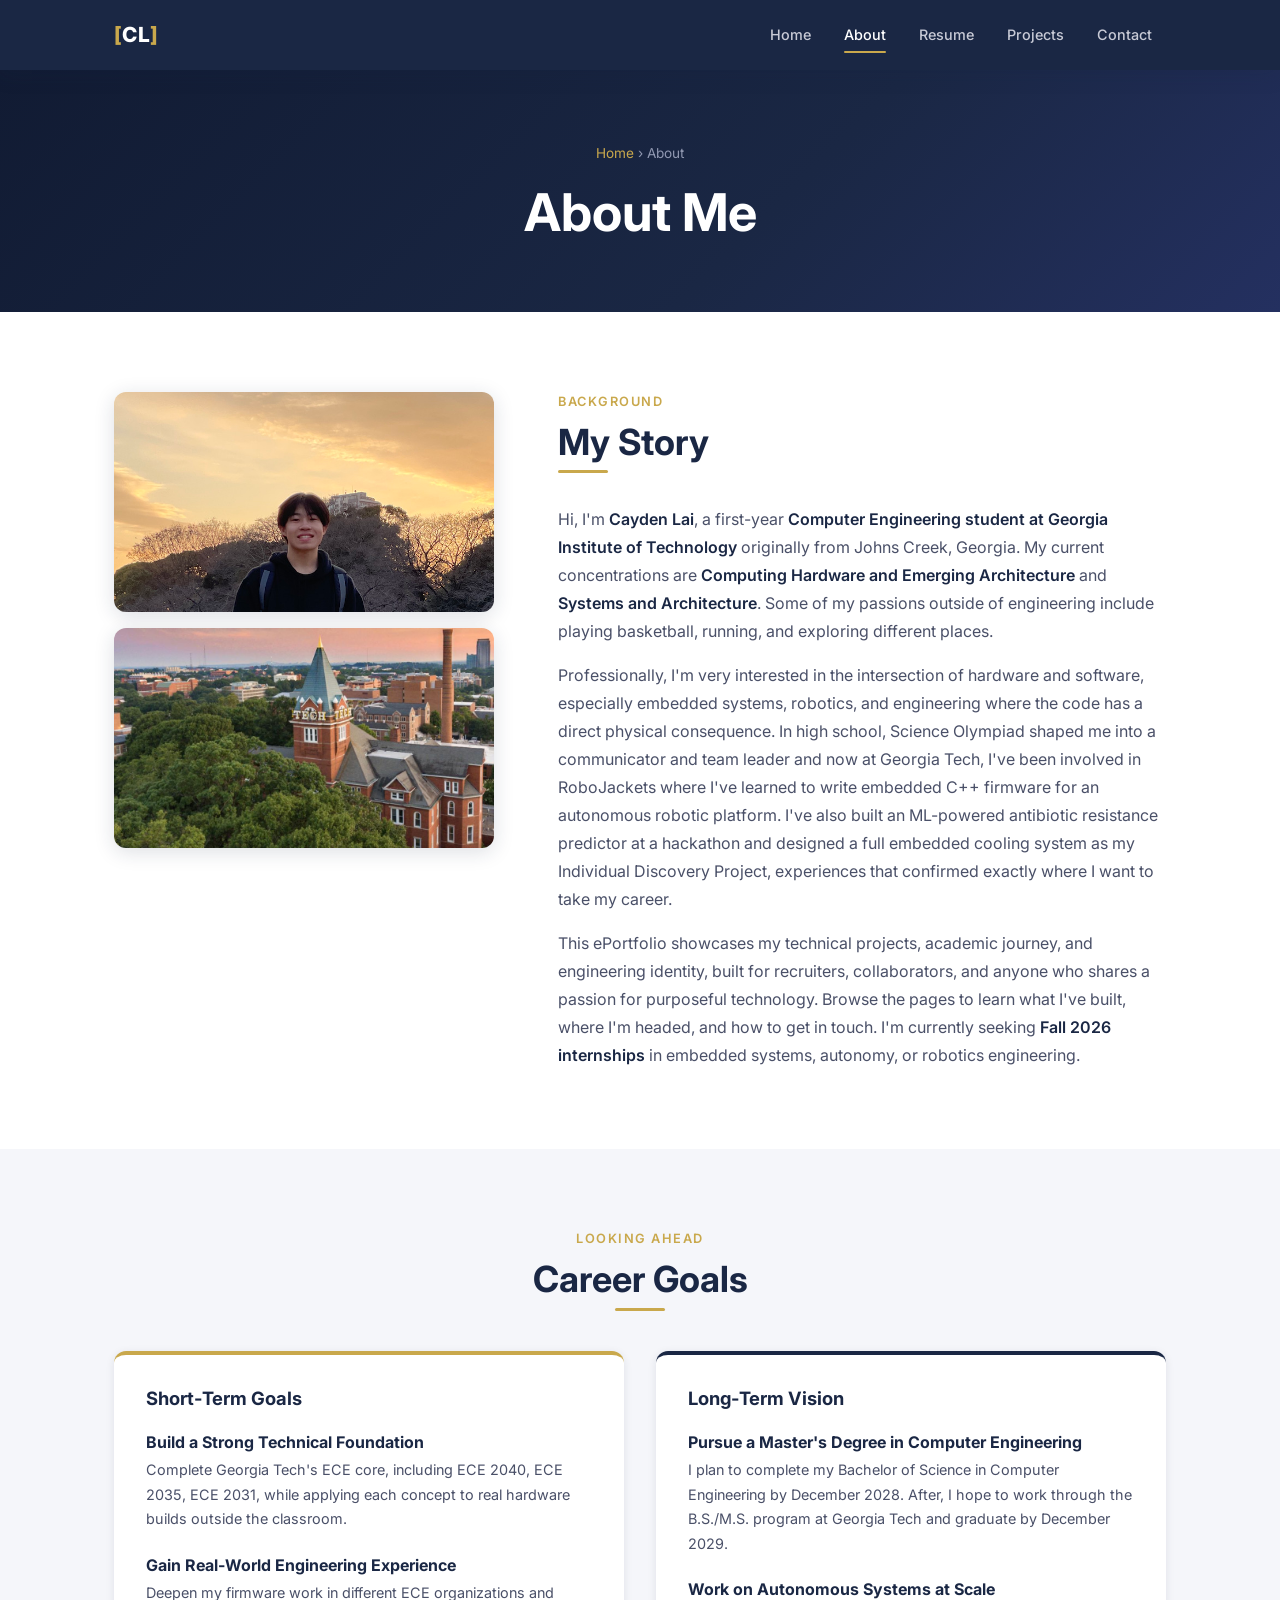
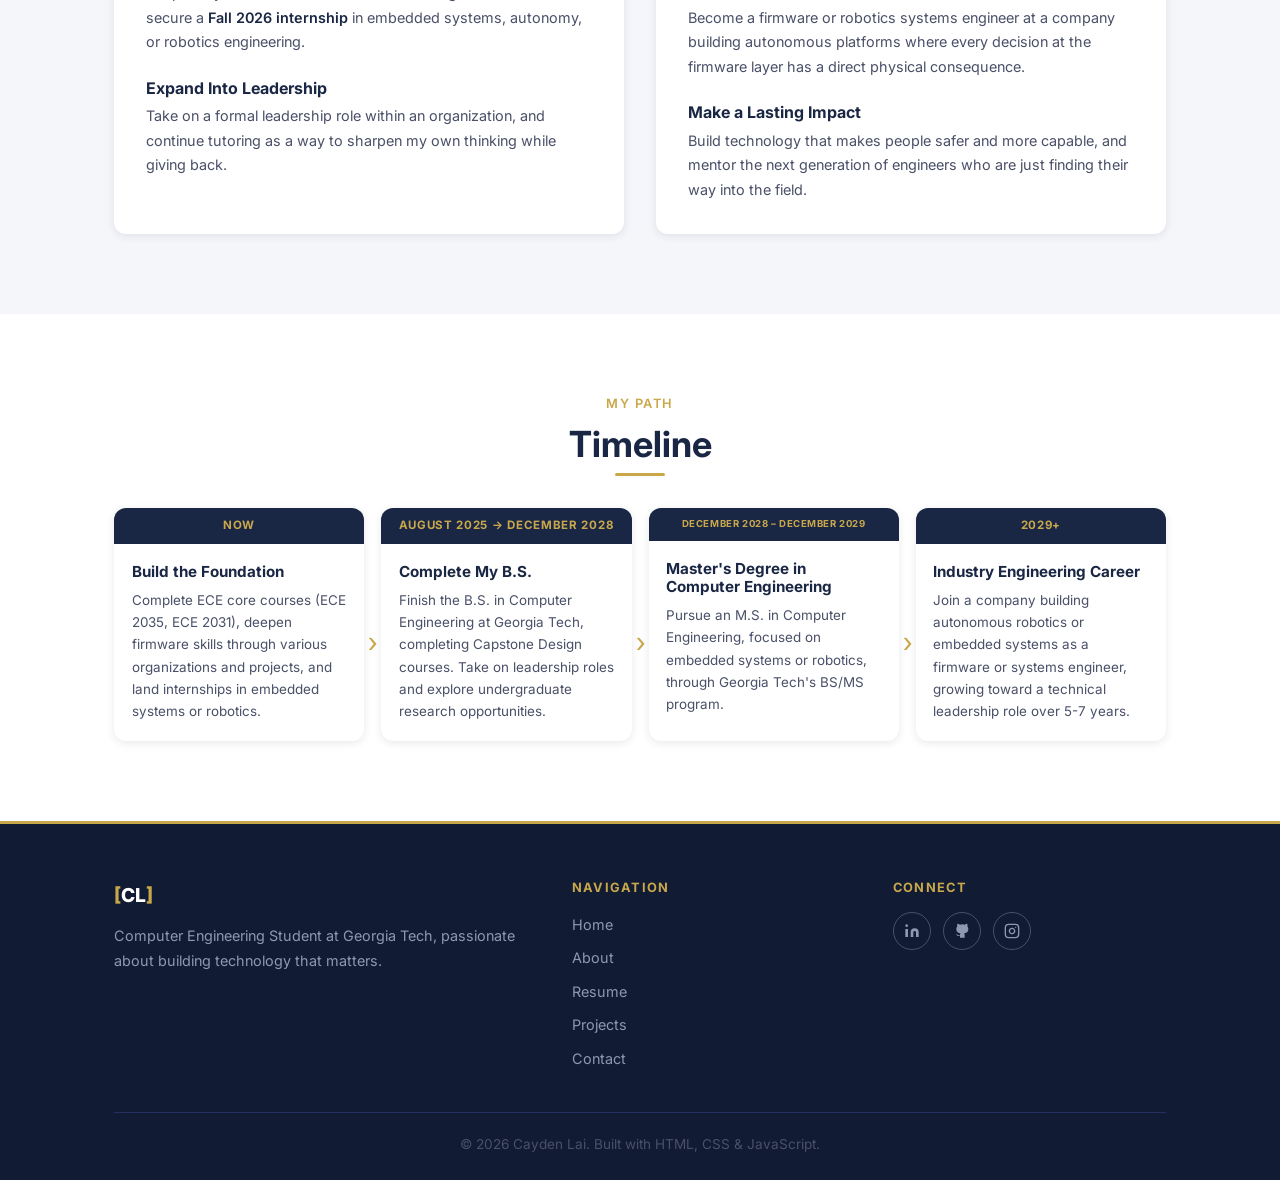
<file: about.html>
<!DOCTYPE html>
<html lang="en">
<head>
  <meta charset="UTF-8">
  <meta name="viewport" content="width=device-width, initial-scale=1.0">
  <meta name="description" content="About Cayden Lai — Georgia Tech Computer Engineering Student">
  <title>About | Cayden Lai</title>
  <link rel="preconnect" href="https://fonts.googleapis.com">
  <link rel="preconnect" href="https://fonts.gstatic.com" crossorigin>
  <link href="https://fonts.googleapis.com/css2?family=Inter:wght@300;400;500;600;700;800&display=swap" rel="stylesheet">
  <link rel="stylesheet" href="styles.css">
</head>
<body>

  <!-- HEADER -->
  <header class="site-header">
    <div class="container">
      <a href="index.html" class="nav-logo">
        <span class="logo-bracket">[</span>CL<span class="logo-bracket">]</span>
      </a>
      <nav class="nav-menu" id="nav-menu" aria-label="Main navigation">
        <ul>
          <li><a href="index.html">Home</a></li>
          <li><a href="about.html" class="active">About</a></li>
          <li><a href="resume.html">Resume</a></li>
          <li><a href="projects.html">Projects</a></li>
          <li><a href="contact.html">Contact</a></li>
        </ul>
      </nav>
      <button class="hamburger-btn" id="hamburger-btn" aria-label="Toggle navigation" aria-expanded="false">
        <span></span><span></span><span></span>
      </button>
    </div>
  </header>

  <main>

    <!-- PAGE HERO -->
    <section class="page-hero" aria-label="Page header">
      <div class="container">
        <p class="breadcrumb"><a href="index.html">Home</a> &rsaquo; About</p>
        <h1>About Me</h1>
      </div>
    </section>

    <!-- MY STORY -->
    <section class="section section-alt" aria-labelledby="story-heading">
      <div class="container">
        <div class="story-grid">

          <div class="reveal-left story-img-col">
            <div class="story-photo-wrap">
              <img
                src="secondphoto.jpg"
                alt="Cayden Lai — personal photo"
                class="story-img--headshot"
                loading="lazy"
              >
            </div>
            <img
              src="gatech.jpg"
              alt="Georgia Institute of Technology campus"
              class="story-img story-img--campus"
              loading="lazy"
            >
          </div>

          <div class="reveal">
            <span class="eyebrow">Background</span>
            <h2 class="section-title" id="story-heading">My Story</h2>

            <p>
              Hi, I'm <strong>Cayden Lai</strong>, a first-year <strong>Computer Engineering student at Georgia Institute of Technology</strong> originally from Johns Creek, Georgia. My current concentrations are <strong>Computing Hardware and Emerging Architecture</strong> and <strong>Systems and Architecture</strong>. Some of my passions outside of engineering include playing basketball, running, and exploring different places. 
            </p>

            <p>
              Professionally, I'm very interested in the intersection of hardware and software, especially embedded systems, robotics, and engineering where the code has a direct physical consequence. In high school, Science Olympiad shaped me into a communicator and team leader and now at Georgia Tech, I've been involved in RoboJackets where I've learned to write embedded C++ firmware for an autonomous robotic platform. I've also built an ML-powered antibiotic resistance predictor at a hackathon and designed a full embedded cooling system as my Individual Discovery Project, experiences that confirmed exactly where I want to take my career.
            </p>

            <p>
              This ePortfolio showcases my technical projects, academic journey, and engineering identity, built for recruiters, collaborators, and anyone who shares a passion for purposeful technology. Browse the pages to learn what I've built, where I'm headed, and how to get in touch. I'm currently seeking <strong>Fall 2026 internships</strong> in embedded systems, autonomy, or robotics engineering.
            </p>

          </div>
        </div>
      </div>
    </section>

    <!-- CAREER GOALS -->
    <section class="section" aria-labelledby="goals-heading">
      <div class="container">
        <div class="text-center mb-4">
          <span class="eyebrow">Looking Ahead</span>
          <h2 class="section-title centered" id="goals-heading">Career Goals</h2>
          <p style="max-width:580px; margin: 0 auto;">
          </p>
        </div>

        <div class="goals-grid reveal">

          <div class="goals-card">
            <h3>Short-Term Goals</h3>

            <div class="goal-item">
              <h4>Build a Strong Technical Foundation</h4>
              <p>Complete Georgia Tech's ECE core, including ECE 2040, ECE 2035, ECE 2031, while applying each concept to real hardware builds outside the classroom.</p>
            </div>

            <div class="goal-item">
              <h4>Gain Real-World Engineering Experience</h4>
              <p>Deepen my firmware work in different ECE organizations and secure a <strong>Fall 2026 internship</strong> in embedded systems, autonomy, or robotics engineering.</p>
            </div>

            <div class="goal-item">
              <h4>Expand Into Leadership</h4>
              <p>Take on a formal leadership role within an organization, and continue tutoring as a way to sharpen my own thinking while giving back.</p>
            </div>
          </div>

          <div class="goals-card secondary">
            <h3>Long-Term Vision</h3>

            <div class="goal-item">
              <h4>Pursue a Master's Degree in Computer Engineering</h4>
              <p>I plan to complete my Bachelor of Science in Computer Engineering by December 2028. After, I hope to work through the B.S./M.S. program at Georgia Tech and graduate by December 2029.</p>
            </div>

            <div class="goal-item">
              <h4>Work on Autonomous Systems at Scale</h4>
              <p>Become a firmware or robotics systems engineer at a company building autonomous platforms where every decision at the firmware layer has a direct physical consequence.</p>
            </div>

            <div class="goal-item">
              <h4>Make a Lasting Impact</h4>
              <p>Build technology that makes people safer and more capable, and mentor the next generation of engineers who are just finding their way into the field.</p>
            </div>
          </div>

        </div>
      </div>
    </section>

    <!-- MILESTONE TIMELINE -->
    <section class="section section-alt" aria-labelledby="timeline-heading">
      <div class="container">
        <div class="text-center mb-4">
          <span class="eyebrow">My Path</span>
          <h2 class="section-title centered" id="timeline-heading">Timeline</h2>
        </div>

        <div class="roadmap reveal">

          <div class="roadmap-step">
            <div class="roadmap-year">Now</div>
            <div class="roadmap-body">
              <h4>Build the Foundation</h4>
              <p>Complete ECE core courses (ECE 2035, ECE 2031), deepen firmware skills through various organizations and projects, and land internships in embedded systems or robotics.</p>
            </div>
          </div>

          <div class="roadmap-arrow" aria-hidden="true">&#8250;</div>

          <div class="roadmap-step">
            <div class="roadmap-year">August 2025 &rarr; December 2028</div>
            <div class="roadmap-body">
              <h4>Complete My B.S.</h4>
              <p>Finish the B.S. in Computer Engineering at Georgia Tech, completing Capstone Design courses. Take on leadership roles and explore undergraduate research opportunities.</p>
            </div>
          </div>

          <div class="roadmap-arrow" aria-hidden="true">&#8250;</div>

          <div class="roadmap-step">
            <div class="roadmap-year" style="font-size:0.6rem;">December 2028 &ndash; December 2029</div>
            <div class="roadmap-body">
              <h4>Master's Degree in Computer Engineering</h4>
              <p>Pursue an M.S. in Computer Engineering, focused on embedded systems or robotics, through Georgia Tech's BS/MS program.</p>
            </div>
          </div>

          <div class="roadmap-arrow" aria-hidden="true">&#8250;</div>

          <div class="roadmap-step">
            <div class="roadmap-year">2029+</div>
            <div class="roadmap-body">
              <h4>Industry Engineering Career</h4>
              <p>Join a company building autonomous robotics or embedded systems as a firmware or systems engineer, growing toward a technical leadership role over 5-7 years.</p>
            </div>
          </div>

        </div>

      </div>
    </section>

  </main>

  <!-- FOOTER -->
  <footer class="site-footer">
    <div class="container">
      <div class="footer-grid">
        <div>
          <a href="index.html" class="footer-logo">
            <span style="color:var(--gold)">[</span>CL<span style="color:var(--gold)">]</span>
          </a>
          <p class="footer-tagline">Computer Engineering Student at Georgia Tech, passionate about building technology that matters.</p>
        </div>
        <div class="footer-col">
          <h4>Navigation</h4>
          <ul>
            <li><a href="index.html">Home</a></li>
            <li><a href="about.html">About</a></li>
            <li><a href="resume.html">Resume</a></li>
            <li><a href="projects.html">Projects</a></li>
            <li><a href="contact.html">Contact</a></li>
          </ul>
        </div>
        <div class="footer-col">
          <h4>Connect</h4>
          <div class="footer-social-row">
            <a href="https://www.linkedin.com/in/cayden-lai-792b3b358/" aria-label="LinkedIn Profile" target="_blank" rel="noopener">
              <svg viewBox="0 0 24 24" fill="currentColor" aria-hidden="true"><path d="M16 8a6 6 0 0 1 6 6v7h-4v-7a2 2 0 0 0-2-2 2 2 0 0 0-2 2v7h-4v-7a6 6 0 0 1 6-6z"/><rect x="2" y="9" width="4" height="12"/><circle cx="4" cy="4" r="2"/></svg>
            </a>
            <a href="https://github.com/Caydenl10" aria-label="GitHub Profile" target="_blank" rel="noopener">
              <svg viewBox="0 0 24 24" fill="currentColor" aria-hidden="true"><path d="M9 19c-5 1.5-5-2.5-7-3m14 6v-3.87a3.37 3.37 0 0 0-.94-2.61c3.14-.35 6.44-1.54 6.44-7A5.44 5.44 0 0 0 20 4.77 5.07 5.07 0 0 0 19.91 1S18.73.65 16 2.48a13.38 13.38 0 0 0-7 0C6.27.65 5.09 1 5.09 1A5.07 5.07 0 0 0 5 4.77a5.44 5.44 0 0 0-1.5 3.78c0 5.42 3.3 6.61 6.44 7A3.37 3.37 0 0 0 9 18.13V22"/></svg>
            </a>
            <a href="https://www.instagram.com/caydenl10/" aria-label="Instagram Profile" target="_blank" rel="noopener">
              <svg viewBox="0 0 24 24" fill="none" stroke="currentColor" stroke-width="2" stroke-linecap="round" stroke-linejoin="round" aria-hidden="true"><rect x="2" y="2" width="20" height="20" rx="5" ry="5"/><path d="M16 11.37A4 4 0 1 1 12.63 8 4 4 0 0 1 16 11.37z"/><line x1="17.5" y1="6.5" x2="17.51" y2="6.5"/></svg>
            </a>
          </div>
        </div>
      </div>
      <div class="footer-bottom">
        <p>&copy; <span id="footer-year"></span> Cayden Lai. Built with HTML, CSS &amp; JavaScript.</p>
      </div>
    </div>
  </footer>

  <script src="script.js"></script>
</body>
</html>
</file>
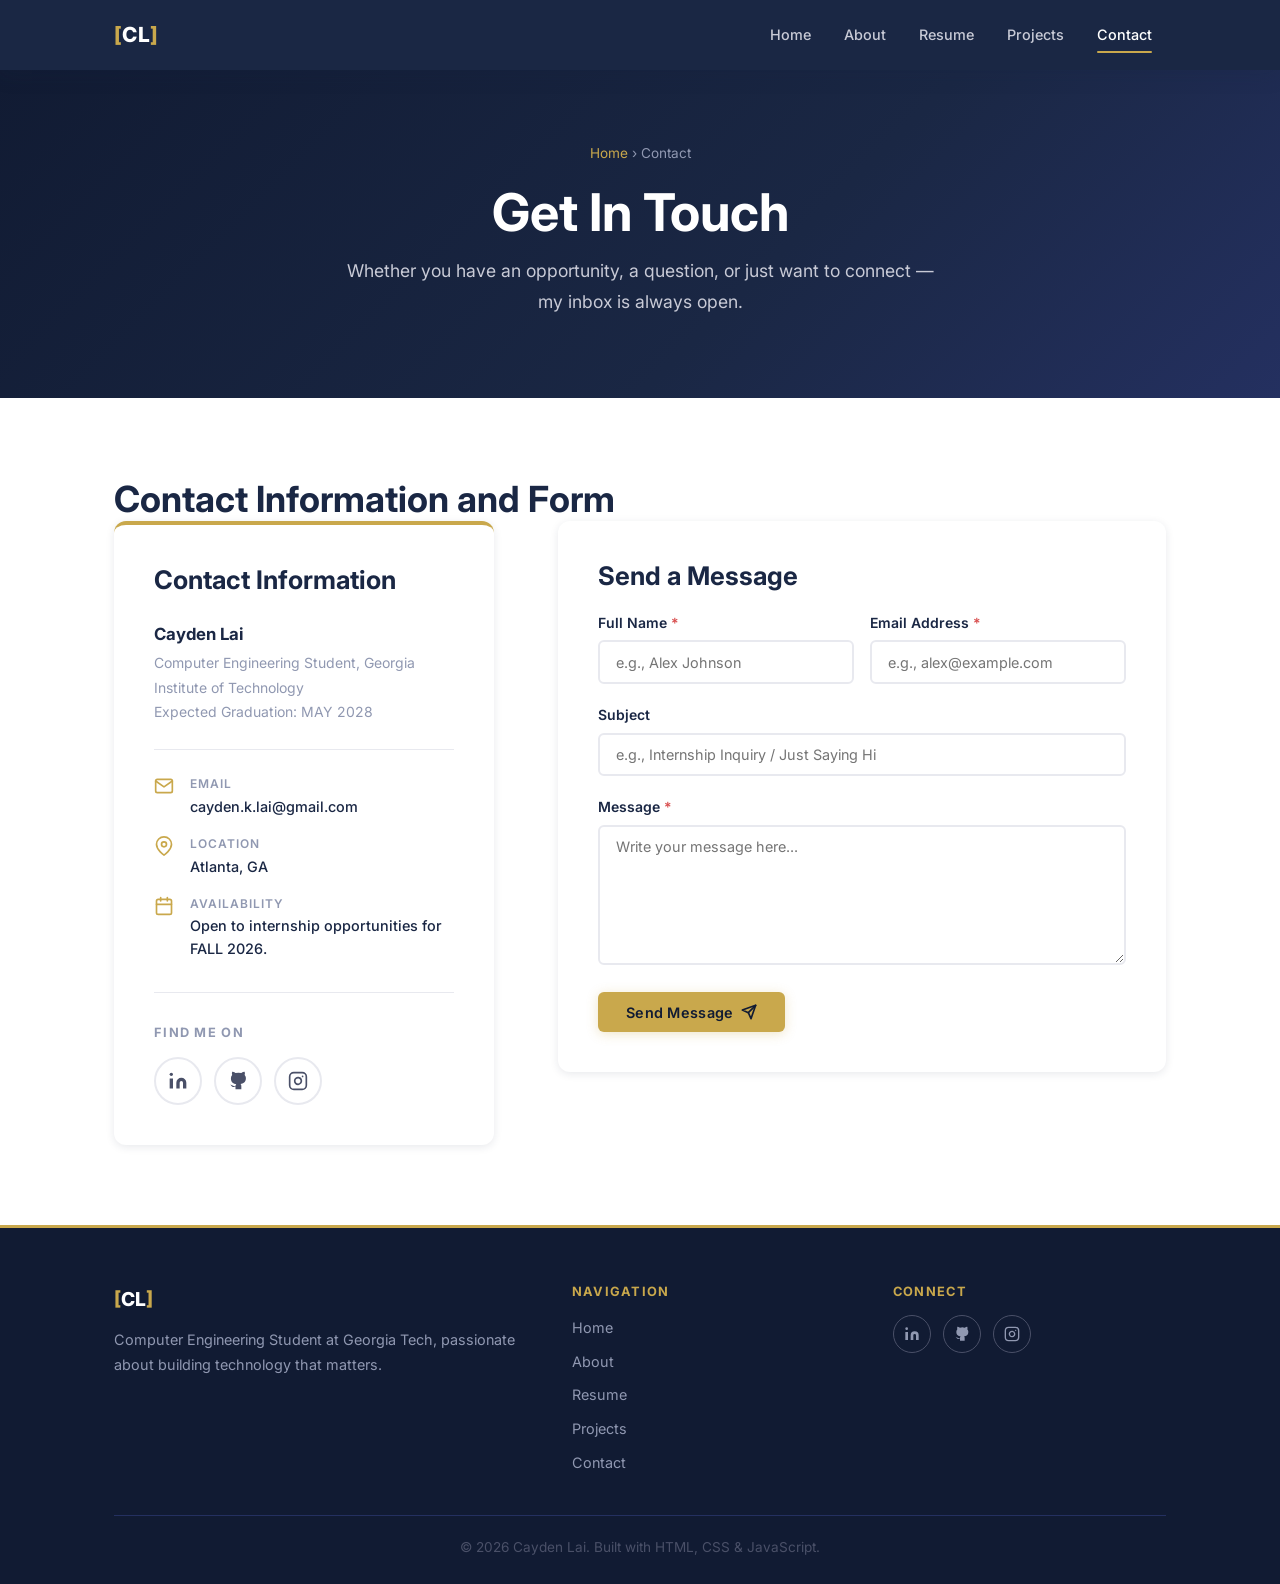
<file: contact.html>
<!DOCTYPE html>
<html lang="en">
<head>
  <meta charset="UTF-8">
  <meta name="viewport" content="width=device-width, initial-scale=1.0">
  <meta name="description" content="Contact Cayden Lai — Georgia Tech Computer Engineering Student">
  <title>Contact | Cayden Lai</title>
  <link rel="preconnect" href="https://fonts.googleapis.com">
  <link rel="preconnect" href="https://fonts.gstatic.com" crossorigin>
  <link href="https://fonts.googleapis.com/css2?family=Inter:wght@300;400;500;600;700;800&display=swap" rel="stylesheet">
  <link rel="stylesheet" href="styles.css">
</head>
<body>

  <!-- HEADER -->
  <header class="site-header">
    <div class="container">
      <a href="index.html" class="nav-logo">
        <span class="logo-bracket">[</span>CL<span class="logo-bracket">]</span>
      </a>
      <nav class="nav-menu" id="nav-menu" aria-label="Main navigation">
        <ul>
          <li><a href="index.html">Home</a></li>
          <li><a href="about.html">About</a></li>
          <li><a href="resume.html">Resume</a></li>
          <li><a href="projects.html">Projects</a></li>
          <li><a href="contact.html" class="active">Contact</a></li>
        </ul>
      </nav>
      <button class="hamburger-btn" id="hamburger-btn" aria-label="Toggle navigation" aria-expanded="false">
        <span></span><span></span><span></span>
      </button>
    </div>
  </header>

  <main>

    <!-- PAGE HERO -->
    <section class="page-hero" aria-label="Page header">
      <div class="container">
        <p class="breadcrumb"><a href="index.html">Home</a> &rsaquo; Contact</p>
        <h1>Get In Touch</h1>
        <p class="subtitle">
          Whether you have an opportunity, a question, or just want to connect — my inbox is always open.
        </p>
      </div>
    </section>

    <!-- CONTACT MAIN -->
    <section class="section section-alt" aria-labelledby="contact-heading">
      <div class="container">
        <h2 class="visually-hidden" id="contact-heading">Contact Information and Form</h2>

        <div class="contact-grid">

          <!-- LEFT: CONTACT INFO -->
          <div class="contact-info-block reveal">
            <h3>Contact Information</h3>

            <!-- Name / Role -->
            <div style="margin-bottom: 1.5rem; padding-bottom: 1.5rem; border-bottom: 1px solid var(--gray-100);">
              <!-- Replace with your actual name -->
              <p style="font-weight:700; color:var(--navy); font-size:1.05rem; margin-bottom:0.15rem;">Cayden Lai</p>
              <p style="font-size:0.875rem; color:var(--gray-400); margin:0;">Computer Engineering Student, Georgia Institute of Technology</p>
              <p style="font-size:0.875rem; color:var(--gray-400); margin:0;">Expected Graduation: MAY 2028</p>
            </div>

            <!-- Email -->
            <div class="contact-detail">
              <svg viewBox="0 0 24 24" fill="none" stroke="currentColor" stroke-width="2" stroke-linecap="round" stroke-linejoin="round" aria-hidden="true">
                <path d="M4 4h16c1.1 0 2 .9 2 2v12c0 1.1-.9 2-2 2H4c-1.1 0-2-.9-2-2V6c0-1.1.9-2 2-2z"/>
                <polyline points="22,6 12,13 2,6"/>
              </svg>
              <div class="contact-detail-text">
                <div class="contact-detail-label">Email</div>
                <!-- Replace with your actual email -->
                <div class="contact-detail-value">
                  <a href="mailto:cayden.k.lai@gmail.com">cayden.k.lai@gmail.com</a>
                </div>
              </div>
            </div>

            <!-- Location -->
            <div class="contact-detail">
              <svg viewBox="0 0 24 24" fill="none" stroke="currentColor" stroke-width="2" stroke-linecap="round" stroke-linejoin="round" aria-hidden="true">
                <path d="M21 10c0 7-9 13-9 13s-9-6-9-13a9 9 0 0 1 18 0z"/>
                <circle cx="12" cy="10" r="3"/>
              </svg>
              <div class="contact-detail-text">
                <div class="contact-detail-label">Location</div>
                <!-- Replace with your actual city and hometown -->
                <div class="contact-detail-value">Atlanta, GA</div>
              </div>
            </div>

            <!-- Availability -->
            <div class="contact-detail">
              <svg viewBox="0 0 24 24" fill="none" stroke="currentColor" stroke-width="2" stroke-linecap="round" stroke-linejoin="round" aria-hidden="true">
                <rect x="3" y="4" width="18" height="18" rx="2" ry="2"/>
                <line x1="16" y1="2" x2="16" y2="6"/>
                <line x1="8" y1="2" x2="8" y2="6"/>
                <line x1="3" y1="10" x2="21" y2="10"/>
              </svg>
              <div class="contact-detail-text">
                <div class="contact-detail-label">Availability</div>
                <!-- Replace with your actual availability status -->
                <div class="contact-detail-value">
                  Open to internship opportunities for FALL 2026.
                </div>
              </div>
            </div>

            <!-- Social Icons -->
            <div class="social-icons-section">
              <h4>Find Me On</h4>
              <div class="social-icons-row">

                <!-- Replace # with your actual profile URLs -->
                <a href="https://www.linkedin.com/in/cayden-lai-792b3b358/"
                   class="social-icon-btn"
                   aria-label="LinkedIn Profile"
                   target="_blank"
                   rel="noopener">
                  <svg viewBox="0 0 24 24" fill="currentColor" aria-hidden="true">
                    <path d="M16 8a6 6 0 0 1 6 6v7h-4v-7a2 2 0 0 0-2-2 2 2 0 0 0-2 2v7h-4v-7a6 6 0 0 1 6-6z"/>
                    <rect x="2" y="9" width="4" height="12"/>
                    <circle cx="4" cy="4" r="2"/>
                  </svg>
                </a>

                <a href="https://github.com/Caydenl10"
                   class="social-icon-btn"
                   aria-label="GitHub Profile"
                   target="_blank"
                   rel="noopener">
                  <svg viewBox="0 0 24 24" fill="currentColor" aria-hidden="true">
                    <path d="M9 19c-5 1.5-5-2.5-7-3m14 6v-3.87a3.37 3.37 0 0 0-.94-2.61c3.14-.35 6.44-1.54 6.44-7A5.44 5.44 0 0 0 20 4.77 5.07 5.07 0 0 0 19.91 1S18.73.65 16 2.48a13.38 13.38 0 0 0-7 0C6.27.65 5.09 1 5.09 1A5.07 5.07 0 0 0 5 4.77a5.44 5.44 0 0 0-1.5 3.78c0 5.42 3.3 6.61 6.44 7A3.37 3.37 0 0 0 9 18.13V22"/>
                  </svg>
                </a>

                <a href="https://www.instagram.com/caydenl10/"
                   class="social-icon-btn"
                   aria-label="Instagram Profile"
                   target="_blank"
                   rel="noopener">
                  <svg viewBox="0 0 24 24" fill="none" stroke="currentColor" stroke-width="2" stroke-linecap="round" stroke-linejoin="round" aria-hidden="true">
                    <rect x="2" y="2" width="20" height="20" rx="5" ry="5"/>
                    <path d="M16 11.37A4 4 0 1 1 12.63 8 4 4 0 0 1 16 11.37z"/>
                    <line x1="17.5" y1="6.5" x2="17.51" y2="6.5"/>
                  </svg>
                </a>

              </div>
            </div>

          </div><!-- end contact-info-block -->

          <!-- RIGHT: CONTACT FORM -->
          <div class="contact-form-block reveal">
            <h3>Send a Message</h3>

            <form id="contact-form" novalidate aria-label="Contact form">

              <div class="form-row">
                <div class="form-group">
                  <label for="contact-name">Full Name <span aria-hidden="true" style="color:var(--error)">*</span></label>
                  <input
                    type="text"
                    id="contact-name"
                    name="name"
                    placeholder="e.g., Alex Johnson"
                    required
                    autocomplete="name"
                  >
                  <span class="field-error" id="name-error" role="alert">Please enter your name.</span>
                </div>

                <div class="form-group">
                  <label for="contact-email">Email Address <span aria-hidden="true" style="color:var(--error)">*</span></label>
                  <input
                    type="email"
                    id="contact-email"
                    name="email"
                    placeholder="e.g., alex@example.com"
                    required
                    autocomplete="email"
                  >
                  <span class="field-error" id="email-error" role="alert">Please enter a valid email address.</span>
                </div>
              </div>

              <div class="form-group">
                <label for="contact-subject">Subject</label>
                <input
                  type="text"
                  id="contact-subject"
                  name="subject"
                  placeholder="e.g., Internship Inquiry / Just Saying Hi"
                  autocomplete="off"
                >
              </div>

              <div class="form-group">
                <label for="contact-message">Message <span aria-hidden="true" style="color:var(--error)">*</span></label>
                <textarea
                  id="contact-message"
                  name="message"
                  rows="6"
                  placeholder="Write your message here..."
                  required
                ></textarea>
                <span class="field-error" id="message-error" role="alert">Please enter a message.</span>
              </div>

              <button type="submit" class="btn-primary">
                Send Message
                <svg width="16" height="16" viewBox="0 0 24 24" fill="none" stroke="currentColor" stroke-width="2.5" stroke-linecap="round" stroke-linejoin="round" aria-hidden="true">
                  <line x1="22" y1="2" x2="11" y2="13"/>
                  <polygon points="22 2 15 22 11 13 2 9 22 2"/>
                </svg>
              </button>

            </form>

          </div><!-- end contact-form-block -->

        </div>
      </div>
    </section>

  </main>

  <!-- FOOTER -->
  <footer class="site-footer">
    <div class="container">
      <div class="footer-grid">
        <div>
          <a href="index.html" class="footer-logo">
            <span style="color:var(--gold)">[</span>CL<span style="color:var(--gold)">]</span>
          </a>
          <p class="footer-tagline">Computer Engineering Student at Georgia Tech, passionate about building technology that matters.</p>
        </div>
        <div class="footer-col">
          <h4>Navigation</h4>
          <ul>
            <li><a href="index.html">Home</a></li>
            <li><a href="about.html">About</a></li>
            <li><a href="resume.html">Resume</a></li>
            <li><a href="projects.html">Projects</a></li>
            <li><a href="contact.html">Contact</a></li>
          </ul>
        </div>
        <div class="footer-col">
          <h4>Connect</h4>
          <div class="footer-social-row">
            <a href="https://www.linkedin.com/in/cayden-lai-792b3b358/" aria-label="LinkedIn Profile" target="_blank" rel="noopener">
              <svg viewBox="0 0 24 24" fill="currentColor" aria-hidden="true"><path d="M16 8a6 6 0 0 1 6 6v7h-4v-7a2 2 0 0 0-2-2 2 2 0 0 0-2 2v7h-4v-7a6 6 0 0 1 6-6z"/><rect x="2" y="9" width="4" height="12"/><circle cx="4" cy="4" r="2"/></svg>
            </a>
            <a href="https://github.com/Caydenl10" aria-label="GitHub Profile" target="_blank" rel="noopener">
              <svg viewBox="0 0 24 24" fill="currentColor" aria-hidden="true"><path d="M9 19c-5 1.5-5-2.5-7-3m14 6v-3.87a3.37 3.37 0 0 0-.94-2.61c3.14-.35 6.44-1.54 6.44-7A5.44 5.44 0 0 0 20 4.77 5.07 5.07 0 0 0 19.91 1S18.73.65 16 2.48a13.38 13.38 0 0 0-7 0C6.27.65 5.09 1 5.09 1A5.07 5.07 0 0 0 5 4.77a5.44 5.44 0 0 0-1.5 3.78c0 5.42 3.3 6.61 6.44 7A3.37 3.37 0 0 0 9 18.13V22"/></svg>
            </a>
            <a href="https://www.instagram.com/caydenl10/" aria-label="Instagram Profile" target="_blank" rel="noopener">
              <svg viewBox="0 0 24 24" fill="none" stroke="currentColor" stroke-width="2" stroke-linecap="round" stroke-linejoin="round" aria-hidden="true"><rect x="2" y="2" width="20" height="20" rx="5" ry="5"/><path d="M16 11.37A4 4 0 1 1 12.63 8 4 4 0 0 1 16 11.37z"/><line x1="17.5" y1="6.5" x2="17.51" y2="6.5"/></svg>
            </a>
          </div>
        </div>
      </div>
      <div class="footer-bottom">
        <p>&copy; <span id="footer-year"></span> Cayden Lai. Built with HTML, CSS &amp; JavaScript.</p>
      </div>
    </div>
  </footer>

  <script src="script.js"></script>
</body>
</html>
</file>
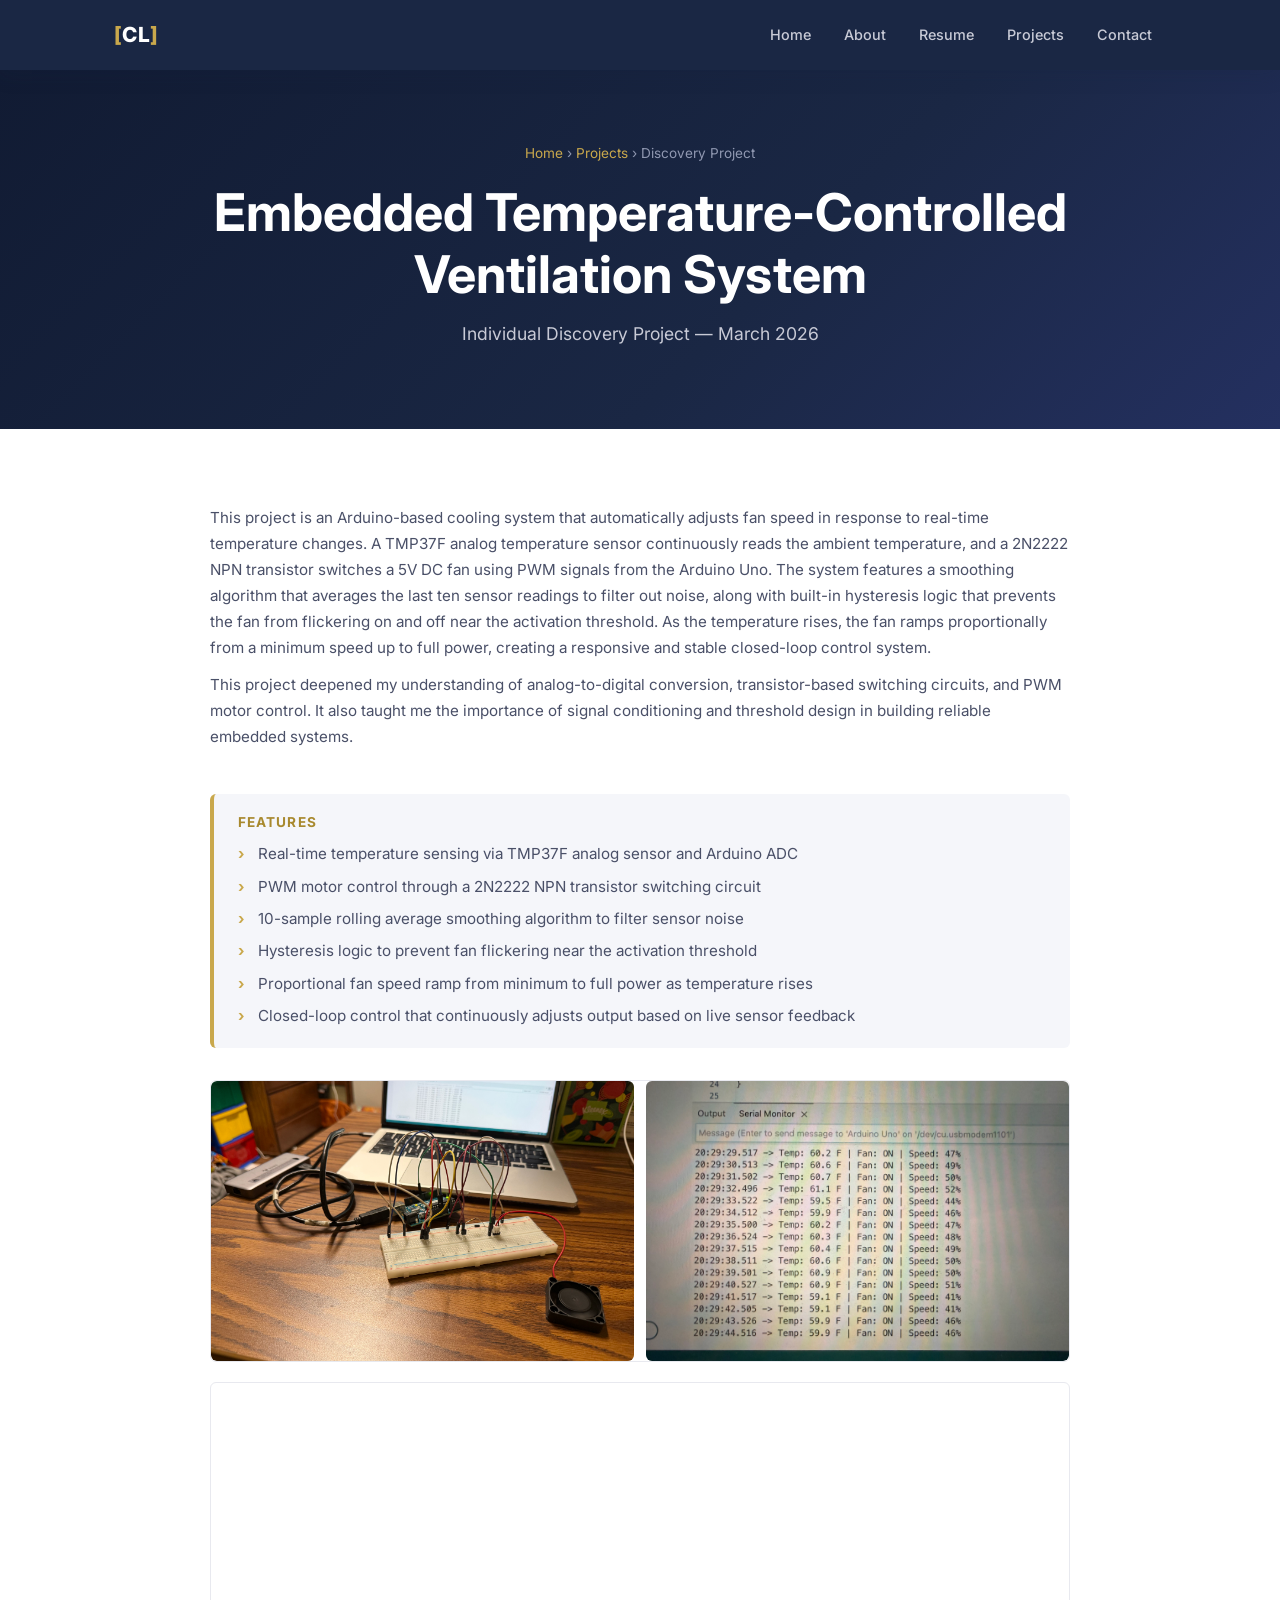
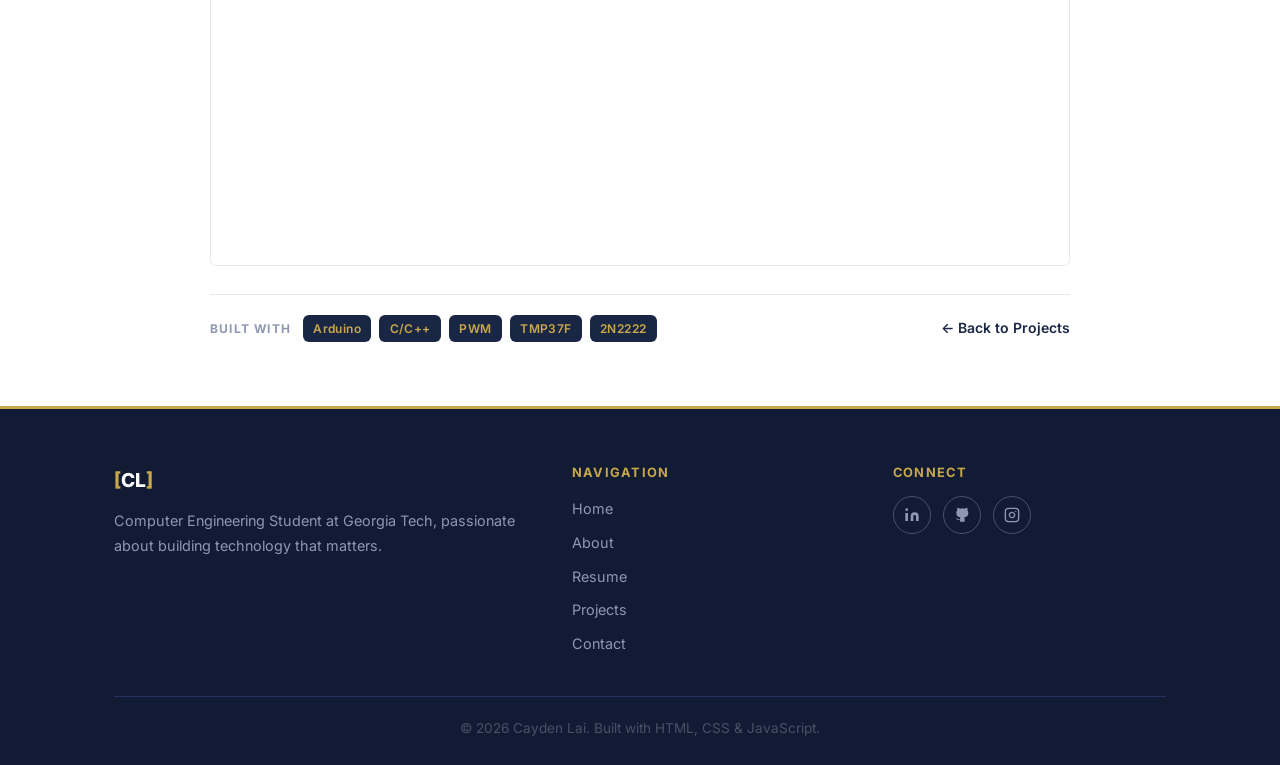
<file: discovery.html>
<!DOCTYPE html>
<html lang="en">
<head>
  <meta charset="UTF-8">
  <meta name="viewport" content="width=device-width, initial-scale=1.0">
  <meta name="description" content="Individual Discovery Project — Embedded Temperature-Controlled Ventilation System | Cayden Lai">
  <title>Discovery Project | Cayden Lai</title>
  <link rel="preconnect" href="https://fonts.googleapis.com">
  <link rel="preconnect" href="https://fonts.gstatic.com" crossorigin>
  <link href="https://fonts.googleapis.com/css2?family=Inter:wght@300;400;500;600;700;800&display=swap" rel="stylesheet">
  <link rel="stylesheet" href="styles.css">
</head>
<body>

  <!-- HEADER -->
  <header class="site-header">
    <div class="container">
      <a href="index.html" class="nav-logo">
        <span class="logo-bracket">[</span>CL<span class="logo-bracket">]</span>
      </a>
      <nav class="nav-menu" id="nav-menu" aria-label="Main navigation">
        <ul>
          <li><a href="index.html">Home</a></li>
          <li><a href="about.html">About</a></li>
          <li><a href="resume.html">Resume</a></li>
          <li><a href="projects.html" class="active">Projects</a></li>
          <li><a href="contact.html">Contact</a></li>
        </ul>
      </nav>
      <button class="hamburger-btn" id="hamburger-btn" aria-label="Toggle navigation" aria-expanded="false">
        <span></span><span></span><span></span>
      </button>
    </div>
  </header>

  <main>

    <!-- PAGE HERO -->
    <section class="page-hero" aria-label="Page header">
      <div class="container">
        <p class="breadcrumb"><a href="index.html">Home</a> &rsaquo; <a href="projects.html">Projects</a> &rsaquo; Discovery Project</p>
        <h1>Embedded Temperature-Controlled Ventilation System</h1>
        <p class="subtitle">Individual Discovery Project &mdash; March 2026</p>
      </div>
    </section>

    <!-- PROJECT DETAIL -->
    <section class="projects-section section">
      <div class="container">
        <div class="discovery-detail">

          <!-- Description -->
          <p class="project-desc">
            This project is an Arduino-based cooling system that automatically adjusts fan speed in response to real-time temperature changes. A TMP37F analog temperature sensor continuously reads the ambient temperature, and a 2N2222 NPN transistor switches a 5V DC fan using PWM signals from the Arduino Uno. The system features a smoothing algorithm that averages the last ten sensor readings to filter out noise, along with built-in hysteresis logic that prevents the fan from flickering on and off near the activation threshold. As the temperature rises, the fan ramps proportionally from a minimum speed up to full power, creating a responsive and stable closed-loop control system.
          </p>
          <p class="project-desc">
            This project deepened my understanding of analog-to-digital conversion, transistor-based switching circuits, and PWM motor control. It also taught me the importance of signal conditioning and threshold design in building reliable embedded systems.
          </p>

          <!-- Features -->
          <div class="discovery-features">
            <h3 class="discovery-features-title">Features</h3>
            <ul class="discovery-features-list">
              <li>Real-time temperature sensing via TMP37F analog sensor and Arduino ADC</li>
              <li>PWM motor control through a 2N2222 NPN transistor switching circuit</li>
              <li>10-sample rolling average smoothing algorithm to filter sensor noise</li>
              <li>Hysteresis logic to prevent fan flickering near the activation threshold</li>
              <li>Proportional fan speed ramp from minimum to full power as temperature rises</li>
              <li>Closed-loop control that continuously adjusts output based on live sensor feedback</li>
            </ul>
          </div>

          <!-- Photos -->
          <div class="project-card-img-wrap project-card-img-wrap--duo">
            <img
              src="project.jpg"
              alt="Arduino cooling system — full circuit setup"
              class="project-card-img project-card-img--half"
              loading="lazy"
            >
            <img
              src="monitor2.jpg"
              alt="Arduino cooling system — serial monitor output"
              class="project-card-img project-card-img--half"
              loading="lazy"
            >
          </div>

          <!-- YouTube Demo -->
          <div class="project-card-video-wrap">
            <iframe
              src="https://www.youtube.com/embed/OWBhS3R9YaI"
              title="Embedded Temperature-Controlled Ventilation System — demo"
              allow="accelerometer; autoplay; clipboard-write; encrypted-media; gyroscope; picture-in-picture"
              allowfullscreen
              loading="lazy"
            ></iframe>
          </div>

          <!-- Footer / tags -->
          <div class="project-card-footer discovery-footer">
            <div class="project-built-with">
              <span class="project-artifacts-label">Built with</span>
              <div class="tags">
                <span class="tag">Arduino</span>
                <span class="tag">C/C++</span>
                <span class="tag">PWM</span>
                <span class="tag">TMP37F</span>
                <span class="tag">2N2222</span>
              </div>
            </div>
            <a href="projects.html" class="project-course-link">
              &larr; Back to Projects
            </a>
          </div>

        </div>
      </div>
    </section>

  </main>

  <footer class="site-footer">
    <div class="container">
      <div class="footer-grid">
        <div>
          <a href="index.html" class="footer-logo">
            <span style="color:var(--gold)">[</span>CL<span style="color:var(--gold)">]</span>
          </a>
          <p class="footer-tagline">Computer Engineering Student at Georgia Tech, passionate about building technology that matters.</p>
        </div>
        <div class="footer-col">
          <h4>Navigation</h4>
          <ul>
            <li><a href="index.html">Home</a></li>
            <li><a href="about.html">About</a></li>
            <li><a href="resume.html">Resume</a></li>
            <li><a href="projects.html">Projects</a></li>
            <li><a href="contact.html">Contact</a></li>
          </ul>
        </div>
        <div class="footer-col">
          <h4>Connect</h4>
          <div class="footer-social-row">
            <a href="https://www.linkedin.com/in/cayden-lai-792b3b358/" aria-label="LinkedIn Profile" target="_blank" rel="noopener">
              <svg viewBox="0 0 24 24" fill="currentColor" aria-hidden="true"><path d="M16 8a6 6 0 0 1 6 6v7h-4v-7a2 2 0 0 0-2-2 2 2 0 0 0-2 2v7h-4v-7a6 6 0 0 1 6-6z"/><rect x="2" y="9" width="4" height="12"/><circle cx="4" cy="4" r="2"/></svg>
            </a>
            <a href="https://github.com/Caydenl10" aria-label="GitHub Profile" target="_blank" rel="noopener">
              <svg viewBox="0 0 24 24" fill="currentColor" aria-hidden="true"><path d="M9 19c-5 1.5-5-2.5-7-3m14 6v-3.87a3.37 3.37 0 0 0-.94-2.61c3.14-.35 6.44-1.54 6.44-7A5.44 5.44 0 0 0 20 4.77 5.07 5.07 0 0 0 19.91 1S18.73.65 16 2.48a13.38 13.38 0 0 0-7 0C6.27.65 5.09 1 5.09 1A5.07 5.07 0 0 0 5 4.77a5.44 5.44 0 0 0-1.5 3.78c0 5.42 3.3 6.61 6.44 7A3.37 3.37 0 0 0 9 18.13V22"/></svg>
            </a>
            <a href="https://www.instagram.com/caydenl10/" aria-label="Instagram Profile" target="_blank" rel="noopener">
              <svg viewBox="0 0 24 24" fill="none" stroke="currentColor" stroke-width="2" stroke-linecap="round" stroke-linejoin="round" aria-hidden="true"><rect x="2" y="2" width="20" height="20" rx="5" ry="5"/><path d="M16 11.37A4 4 0 1 1 12.63 8 4 4 0 0 1 16 11.37z"/><line x1="17.5" y1="6.5" x2="17.51" y2="6.5"/></svg>
            </a>
          </div>
        </div>
      </div>
      <div class="footer-bottom">
        <p>&copy; <span id="footer-year"></span> Cayden Lai. Built with HTML, CSS &amp; JavaScript.</p>
      </div>
    </div>
  </footer>

  <script src="script.js"></script>
</body>
</html>
</file>
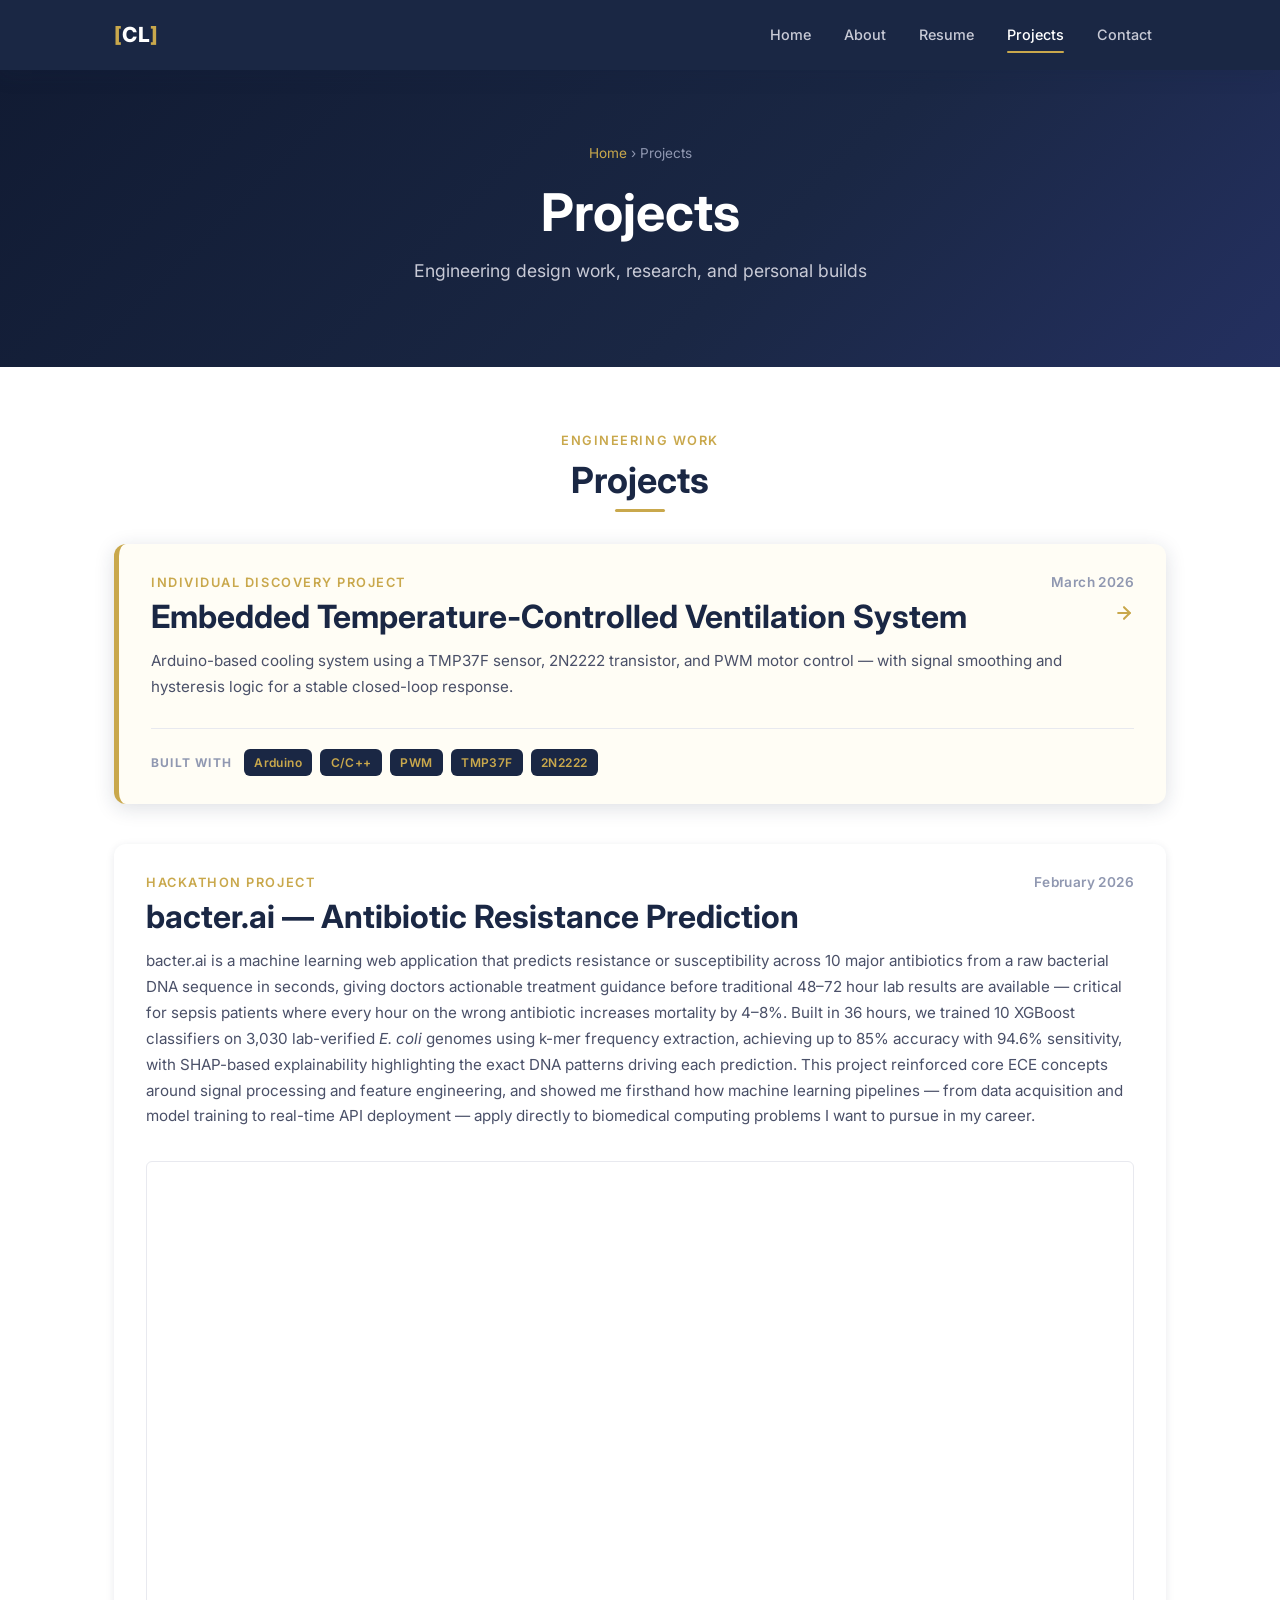
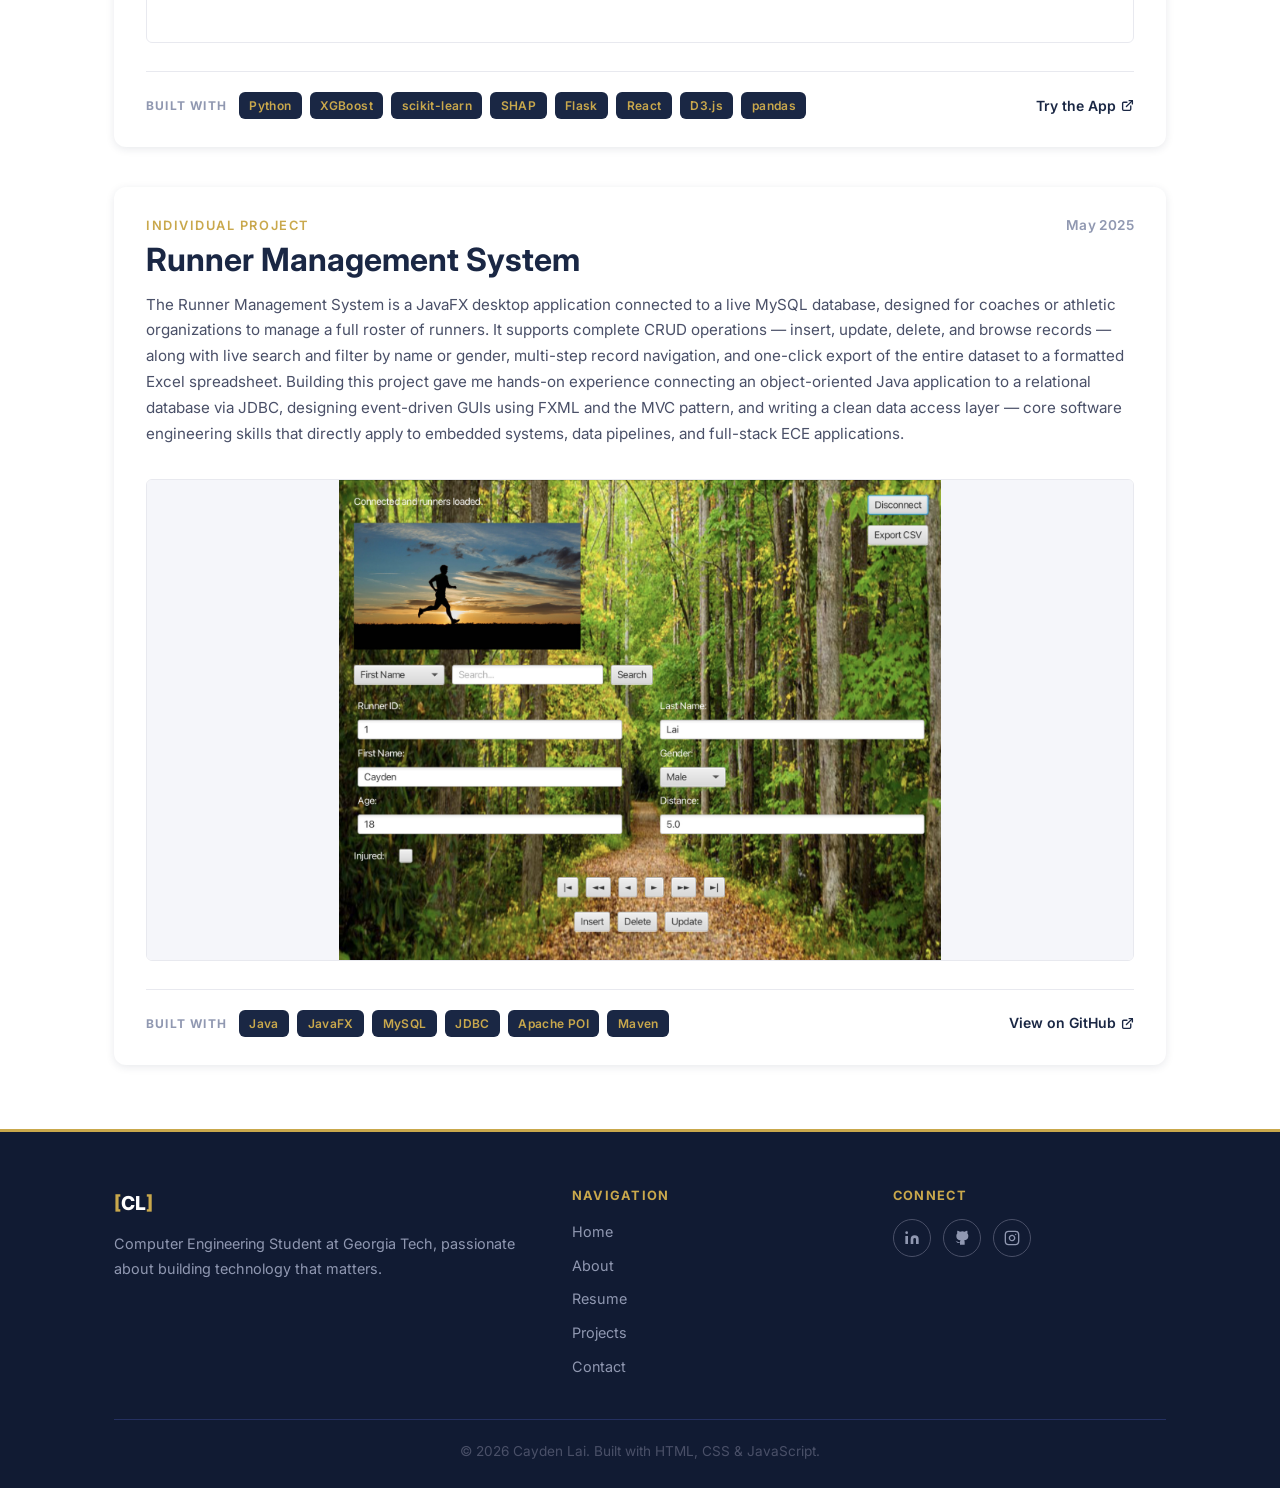
<file: projects.html>
<!DOCTYPE html>
<html lang="en">
<head>
  <meta charset="UTF-8">
  <meta name="viewport" content="width=device-width, initial-scale=1.0">
  <meta name="description" content="Projects — Cayden Lai, Georgia Tech Computer Engineering Student">
  <title>Projects | Cayden Lai</title>
  <link rel="preconnect" href="https://fonts.googleapis.com">
  <link rel="preconnect" href="https://fonts.gstatic.com" crossorigin>
  <link href="https://fonts.googleapis.com/css2?family=Inter:wght@300;400;500;600;700;800&display=swap" rel="stylesheet">
  <link rel="stylesheet" href="styles.css">
</head>
<body>

  <!-- HEADER -->
  <header class="site-header">
    <div class="container">
      <a href="index.html" class="nav-logo">
        <span class="logo-bracket">[</span>CL<span class="logo-bracket">]</span>
      </a>
      <nav class="nav-menu" id="nav-menu" aria-label="Main navigation">
        <ul>
          <li><a href="index.html">Home</a></li>
          <li><a href="about.html">About</a></li>
          <li><a href="resume.html">Resume</a></li>
          <li><a href="projects.html" class="active">Projects</a></li>
          <li><a href="contact.html">Contact</a></li>
        </ul>
      </nav>
      <button class="hamburger-btn" id="hamburger-btn" aria-label="Toggle navigation" aria-expanded="false">
        <span></span><span></span><span></span>
      </button>
    </div>
  </header>

  <main>

    <!-- PAGE HERO -->
    <section class="page-hero" aria-label="Page header">
      <div class="container">
        <p class="breadcrumb"><a href="index.html">Home</a> &rsaquo; Projects</p>
        <h1>Projects</h1>
        <p class="subtitle">Engineering design work, research, and personal builds</p>
      </div>
    </section>

    <!-- =====================================================
         PROJECTS — STACKED LIST
    ===================================================== -->
    <section class="projects-section section" aria-labelledby="projects-heading">
      <div class="container">

        <div class="text-center mb-4">
          <span class="eyebrow">Engineering Work</span>
          <h2 class="section-title centered" id="projects-heading">Projects</h2>
        </div>

        <div class="projects-stack">

          <!-- ================================================
               PROJECT 1 — INDIVIDUAL DISCOVERY PROJECT
          ================================================ -->
          <a href="discovery.html" class="project-card-link" aria-label="View Discovery Project details">
          <article class="project-card project-card--featured project-card--clickable reveal" aria-label="Individual Discovery Project">
            <div class="project-card-body">

              <div class="project-card-meta">
                <span class="eyebrow">Individual Discovery Project</span>
                <span class="project-date">March 2026</span>
              </div>

              <div class="project-card-title-row">
                <h2 class="project-card-title">Embedded Temperature-Controlled Ventilation System</h2>
                <span class="project-card-arrow" aria-hidden="true">
                  <svg width="20" height="20" viewBox="0 0 24 24" fill="none" stroke="currentColor" stroke-width="2.5" stroke-linecap="round" stroke-linejoin="round"><line x1="5" y1="12" x2="19" y2="12"/><polyline points="12 5 19 12 12 19"/></svg>
                </span>
              </div>

              <p class="project-desc">
                Arduino-based cooling system using a TMP37F sensor, 2N2222 transistor, and PWM motor control — with signal smoothing and hysteresis logic for a stable closed-loop response.
              </p>

              <div class="project-card-footer">
                <div class="project-built-with">
                  <span class="project-artifacts-label">Built with</span>
                  <div class="tags">
                    <span class="tag">Arduino</span>
                    <span class="tag">C/C++</span>
                    <span class="tag">PWM</span>
                    <span class="tag">TMP37F</span>
                    <span class="tag">2N2222</span>
                  </div>
                </div>
              </div>

            </div>
          </article>
          </a>

          <!-- ================================================
               PROJECT 2 — BACTER.AI
          ================================================ -->
          <article class="project-card reveal" aria-label="bacter.ai">
            <div class="project-card-body">

              <div class="project-card-meta">
                <span class="eyebrow">Hackathon Project</span>
                <span class="project-date">February 2026</span>
              </div>

              <h2 class="project-card-title">bacter.ai — Antibiotic Resistance Prediction</h2>

              <p class="project-desc">
                bacter.ai is a machine learning web application that predicts resistance or susceptibility across 10 major antibiotics from a raw bacterial DNA sequence in seconds, giving doctors actionable treatment guidance before traditional 48–72 hour lab results are available — critical for sepsis patients where every hour on the wrong antibiotic increases mortality by 4–8%. Built in 36 hours, we trained 10 XGBoost classifiers on 3,030 lab-verified <em>E. coli</em> genomes using k-mer frequency extraction, achieving up to 85% accuracy with 94.6% sensitivity, with SHAP-based explainability highlighting the exact DNA patterns driving each prediction. This project reinforced core ECE concepts around signal processing and feature engineering, and showed me firsthand how machine learning pipelines — from data acquisition and model training to real-time API deployment — apply directly to biomedical computing problems I want to pursue in my career.
              </p>

              <div class="project-card-img-wrap">
                <iframe
                  src="https://www.youtube.com/embed/QRPCrrWIC4Q"
                  title="bacter.ai demo video"
                  class="project-card-video"
                  allow="accelerometer; autoplay; clipboard-write; encrypted-media; gyroscope; picture-in-picture"
                  allowfullscreen
                ></iframe>
              </div>

              <div class="project-card-footer">
                <div class="project-built-with">
                  <span class="project-artifacts-label">Built with</span>
                  <div class="tags">
                    <span class="tag">Python</span>
                    <span class="tag">XGBoost</span>
                    <span class="tag">scikit-learn</span>
                    <span class="tag">SHAP</span>
                    <span class="tag">Flask</span>
                    <span class="tag">React</span>
                    <span class="tag">D3.js</span>
                    <span class="tag">pandas</span>
                  </div>
                </div>
                <a href="https://bacter-ai.vercel.app" class="project-course-link" target="_blank" rel="noopener">
                  Try the App
                  <svg width="13" height="13" viewBox="0 0 24 24" fill="none" stroke="currentColor" stroke-width="2.5" stroke-linecap="round" stroke-linejoin="round" aria-hidden="true"><path d="M18 13v6a2 2 0 0 1-2 2H5a2 2 0 0 1-2-2V8a2 2 0 0 1 2-2h6"/><polyline points="15 3 21 3 21 9"/><line x1="10" y1="14" x2="21" y2="3"/></svg>
                </a>
              </div>

            </div>
          </article>

          <!-- ================================================
               PROJECT 3 — RUNNER MANAGEMENT SYSTEM
          ================================================ -->
          <article class="project-card reveal" aria-label="Runner Management System">
            <div class="project-card-body">

              <div class="project-card-meta">
                <span class="eyebrow">Individual Project</span>
                <span class="project-date">May 2025</span>
              </div>

              <h2 class="project-card-title">Runner Management System</h2>

              <p class="project-desc">
                The Runner Management System is a JavaFX desktop application connected to a live MySQL database, designed for coaches or athletic organizations to manage a full roster of runners. It supports complete CRUD operations — insert, update, delete, and browse records — along with live search and filter by name or gender, multi-step record navigation, and one-click export of the entire dataset to a formatted Excel spreadsheet. Building this project gave me hands-on experience connecting an object-oriented Java application to a relational database via JDBC, designing event-driven GUIs using FXML and the MVC pattern, and writing a clean data access layer — core software engineering skills that directly apply to embedded systems, data pipelines, and full-stack ECE applications.
              </p>

              <div class="project-card-img-wrap">
                <img
                  src="project3.jpg"
                  alt="Runner Management System — JavaFX GUI screenshot"
                  class="project-card-img"
                  loading="lazy"
                >
              </div>

              <div class="project-card-footer">
                <div class="project-built-with">
                  <span class="project-artifacts-label">Built with</span>
                  <div class="tags">
                    <span class="tag">Java</span>
                    <span class="tag">JavaFX</span>
                    <span class="tag">MySQL</span>
                    <span class="tag">JDBC</span>
                    <span class="tag">Apache POI</span>
                    <span class="tag">Maven</span>
                  </div>
                </div>
                <a href="https://github.com/Caydenl10" class="project-course-link" target="_blank" rel="noopener">
                  View on GitHub
                  <svg width="13" height="13" viewBox="0 0 24 24" fill="none" stroke="currentColor" stroke-width="2.5" stroke-linecap="round" stroke-linejoin="round" aria-hidden="true"><path d="M18 13v6a2 2 0 0 1-2 2H5a2 2 0 0 1-2-2V8a2 2 0 0 1 2-2h6"/><polyline points="15 3 21 3 21 9"/><line x1="10" y1="14" x2="21" y2="3"/></svg>
                </a>
              </div>

            </div>
          </article>

        </div><!-- end .projects-stack -->
      </div>
    </section>

  </main>

  <!-- FOOTER -->
  <footer class="site-footer">
    <div class="container">
      <div class="footer-grid">
        <div>
          <a href="index.html" class="footer-logo">
            <span style="color:var(--gold)">[</span>CL<span style="color:var(--gold)">]</span>
          </a>
          <p class="footer-tagline">Computer Engineering Student at Georgia Tech, passionate about building technology that matters.</p>
        </div>
        <div class="footer-col">
          <h4>Navigation</h4>
          <ul>
            <li><a href="index.html">Home</a></li>
            <li><a href="about.html">About</a></li>
            <li><a href="resume.html">Resume</a></li>
            <li><a href="projects.html">Projects</a></li>
            <li><a href="contact.html">Contact</a></li>
          </ul>
        </div>
        <div class="footer-col">
          <h4>Connect</h4>
          <div class="footer-social-row">
            <a href="https://www.linkedin.com/in/cayden-lai-792b3b358/" aria-label="LinkedIn Profile" target="_blank" rel="noopener">
              <svg viewBox="0 0 24 24" fill="currentColor" aria-hidden="true"><path d="M16 8a6 6 0 0 1 6 6v7h-4v-7a2 2 0 0 0-2-2 2 2 0 0 0-2 2v7h-4v-7a6 6 0 0 1 6-6z"/><rect x="2" y="9" width="4" height="12"/><circle cx="4" cy="4" r="2"/></svg>
            </a>
            <a href="https://github.com/Caydenl10" aria-label="GitHub Profile" target="_blank" rel="noopener">
              <svg viewBox="0 0 24 24" fill="currentColor" aria-hidden="true"><path d="M9 19c-5 1.5-5-2.5-7-3m14 6v-3.87a3.37 3.37 0 0 0-.94-2.61c3.14-.35 6.44-1.54 6.44-7A5.44 5.44 0 0 0 20 4.77 5.07 5.07 0 0 0 19.91 1S18.73.65 16 2.48a13.38 13.38 0 0 0-7 0C6.27.65 5.09 1 5.09 1A5.07 5.07 0 0 0 5 4.77a5.44 5.44 0 0 0-1.5 3.78c0 5.42 3.3 6.61 6.44 7A3.37 3.37 0 0 0 9 18.13V22"/></svg>
            </a>
            <a href="https://www.instagram.com/caydenl10/" aria-label="Instagram Profile" target="_blank" rel="noopener">
              <svg viewBox="0 0 24 24" fill="none" stroke="currentColor" stroke-width="2" stroke-linecap="round" stroke-linejoin="round" aria-hidden="true"><rect x="2" y="2" width="20" height="20" rx="5" ry="5"/><path d="M16 11.37A4 4 0 1 1 12.63 8 4 4 0 0 1 16 11.37z"/><line x1="17.5" y1="6.5" x2="17.51" y2="6.5"/></svg>
            </a>
          </div>
        </div>
      </div>
      <div class="footer-bottom">
        <p>&copy; <span id="footer-year"></span> Cayden Lai. Built with HTML, CSS &amp; JavaScript.</p>
      </div>
    </div>
  </footer>

  <script src="script.js"></script>
</body>
</html>
</file>
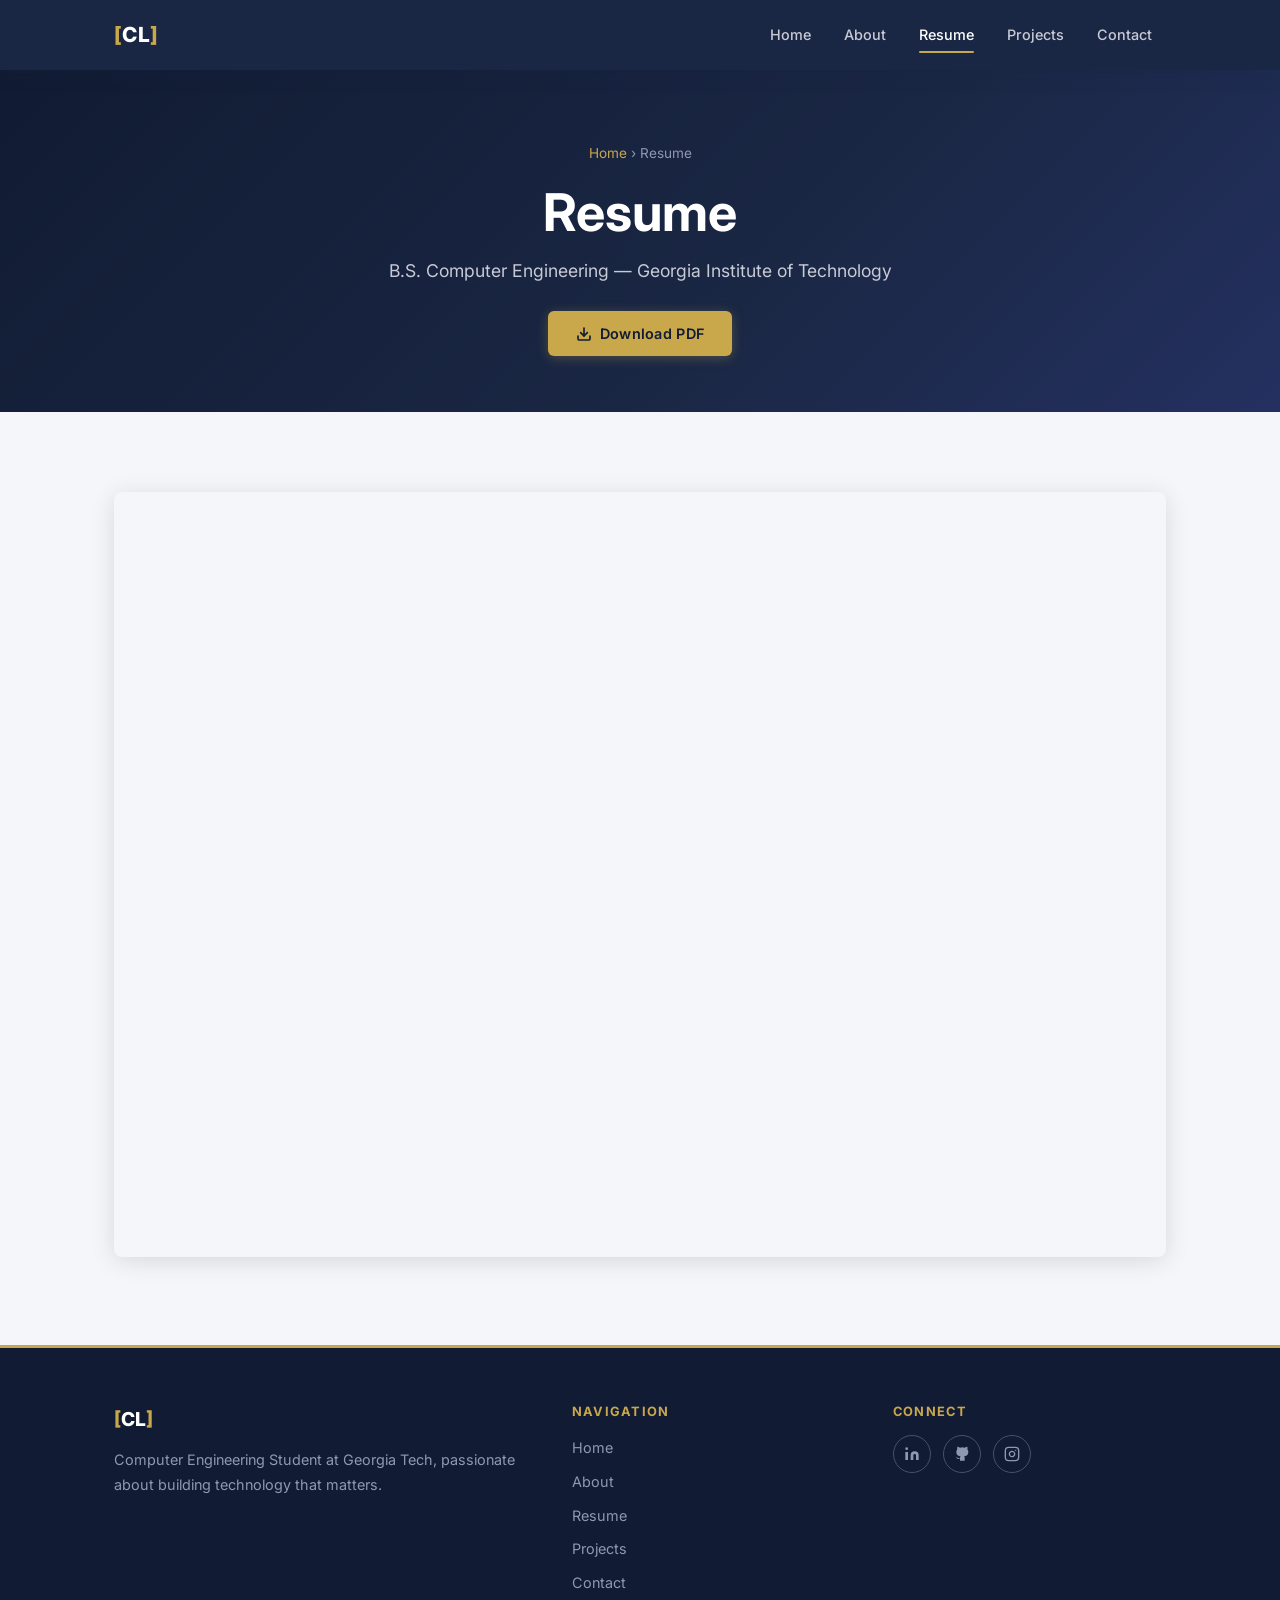
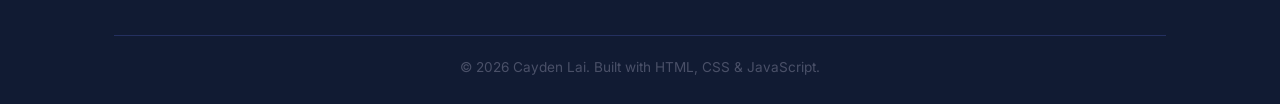
<file: resume.html>
<!DOCTYPE html>
<html lang="en">
<head>
  <meta charset="UTF-8">
  <meta name="viewport" content="width=device-width, initial-scale=1.0">
  <meta name="description" content="Resume — Cayden Lai, Georgia Tech Computer Engineering Student">
  <title>Resume | Cayden Lai</title>
  <link rel="preconnect" href="https://fonts.googleapis.com">
  <link rel="preconnect" href="https://fonts.gstatic.com" crossorigin>
  <link href="https://fonts.googleapis.com/css2?family=Inter:wght@300;400;500;600;700;800&display=swap" rel="stylesheet">
  <link rel="stylesheet" href="styles.css">
</head>
<body>

  <!-- HEADER -->
  <header class="site-header">
    <div class="container">
      <a href="index.html" class="nav-logo">
        <span class="logo-bracket">[</span>CL<span class="logo-bracket">]</span>
      </a>
      <nav class="nav-menu" id="nav-menu" aria-label="Main navigation">
        <ul>
          <li><a href="index.html">Home</a></li>
          <li><a href="about.html">About</a></li>
          <li><a href="resume.html" class="active">Resume</a></li>
          <li><a href="projects.html">Projects</a></li>
          <li><a href="contact.html">Contact</a></li>
        </ul>
      </nav>
      <button class="hamburger-btn" id="hamburger-btn" aria-label="Toggle navigation" aria-expanded="false">
        <span></span><span></span><span></span>
      </button>
    </div>
  </header>

  <main>

    <!-- PAGE HERO -->
    <section class="page-hero" aria-label="Page header">
      <div class="container">
        <p class="breadcrumb"><a href="index.html">Home</a> &rsaquo; Resume</p>
        <h1>Resume</h1>
        <p class="subtitle">B.S. Computer Engineering &mdash; Georgia Institute of Technology</p>
        <div class="resume-download-bar">
          <!-- Upload resume.pdf to the root of your repo for this link to work -->
          <a href="resume.pdf" download class="btn-primary">
            <svg width="16" height="16" viewBox="0 0 24 24" fill="none" stroke="currentColor" stroke-width="2.5" stroke-linecap="round" stroke-linejoin="round" aria-hidden="true">
              <path d="M21 15v4a2 2 0 0 1-2 2H5a2 2 0 0 1-2-2v-4"/>
              <polyline points="7 10 12 15 17 10"/>
              <line x1="12" y1="15" x2="12" y2="3"/>
            </svg>
            Download PDF
          </a>
        </div>
      </div>
    </section>

    <!-- RESUME BODY — PDF embed -->
    <section class="section" aria-label="Resume content">
      <div class="container">
        <iframe
          src="resume.pdf"
          style="width:100%; height:85vh; border:none; border-radius:8px; box-shadow:0 4px 24px rgba(0,0,0,0.12);"
          title="Resume PDF"
        >
          <p>Your browser does not support embedded PDFs.
            <a href="resume.pdf" download>Download the PDF</a> instead.
          </p>
        </iframe>
      </div>
    </section>

  </main>

  <!-- FOOTER -->
  <footer class="site-footer">
    <div class="container">
      <div class="footer-grid">
        <div>
          <a href="index.html" class="footer-logo">
            <span style="color:var(--gold)">[</span>CL<span style="color:var(--gold)">]</span>
          </a>
          <p class="footer-tagline">Computer Engineering Student at Georgia Tech, passionate about building technology that matters.</p>
        </div>
        <div class="footer-col">
          <h4>Navigation</h4>
          <ul>
            <li><a href="index.html">Home</a></li>
            <li><a href="about.html">About</a></li>
            <li><a href="resume.html">Resume</a></li>
            <li><a href="projects.html">Projects</a></li>
            <li><a href="contact.html">Contact</a></li>
          </ul>
        </div>
        <div class="footer-col">
          <h4>Connect</h4>
          <div class="footer-social-row">
            <a href="https://www.linkedin.com/in/cayden-lai-792b3b358/" aria-label="LinkedIn Profile" target="_blank" rel="noopener">
              <svg viewBox="0 0 24 24" fill="currentColor" aria-hidden="true"><path d="M16 8a6 6 0 0 1 6 6v7h-4v-7a2 2 0 0 0-2-2 2 2 0 0 0-2 2v7h-4v-7a6 6 0 0 1 6-6z"/><rect x="2" y="9" width="4" height="12"/><circle cx="4" cy="4" r="2"/></svg>
            </a>
            <a href="https://github.com/Caydenl10" aria-label="GitHub Profile" target="_blank" rel="noopener">
              <svg viewBox="0 0 24 24" fill="currentColor" aria-hidden="true"><path d="M9 19c-5 1.5-5-2.5-7-3m14 6v-3.87a3.37 3.37 0 0 0-.94-2.61c3.14-.35 6.44-1.54 6.44-7A5.44 5.44 0 0 0 20 4.77 5.07 5.07 0 0 0 19.91 1S18.73.65 16 2.48a13.38 13.38 0 0 0-7 0C6.27.65 5.09 1 5.09 1A5.07 5.07 0 0 0 5 4.77a5.44 5.44 0 0 0-1.5 3.78c0 5.42 3.3 6.61 6.44 7A3.37 3.37 0 0 0 9 18.13V22"/></svg>
            </a>
            <a href="https://www.instagram.com/caydenl10/" aria-label="Instagram Profile" target="_blank" rel="noopener">
              <svg viewBox="0 0 24 24" fill="none" stroke="currentColor" stroke-width="2" stroke-linecap="round" stroke-linejoin="round" aria-hidden="true"><rect x="2" y="2" width="20" height="20" rx="5" ry="5"/><path d="M16 11.37A4 4 0 1 1 12.63 8 4 4 0 0 1 16 11.37z"/><line x1="17.5" y1="6.5" x2="17.51" y2="6.5"/></svg>
            </a>
          </div>
        </div>
      </div>
      <div class="footer-bottom">
        <p>&copy; <span id="footer-year"></span> Cayden Lai. Built with HTML, CSS &amp; JavaScript.</p>
      </div>
    </div>
  </footer>

  <script src="script.js"></script>
</body>
</html>
</file>
<file: styles.css>
/* ============================================================
   ECE ePortfolio — styles.css
   Georgia Tech Navy + Gold Theme
   ============================================================ */

/* ============================================================
   1. RESET & BASE
   ============================================================ */
*, *::before, *::after {
  box-sizing: border-box;
  margin: 0;
  padding: 0;
}

html {
  scroll-behavior: smooth;
}

body {
  font-family: var(--font-main);
  background-color: var(--off-white);
  color: var(--text-dark);
  line-height: 1.6;
  font-size: 16px;
  -webkit-font-smoothing: antialiased;
}

img {
  max-width: 100%;
  display: block;
}

a {
  text-decoration: none;
  color: inherit;
}

ul {
  list-style: none;
}

button {
  cursor: pointer;
  border: none;
  background: none;
  font-family: var(--font-main);
}

/* ============================================================
   2. CSS CUSTOM PROPERTIES
   ============================================================ */
:root {
  --navy:       #1a2744;
  --navy-dark:  #111b33;
  --navy-light: #243060;
  --gold:       #c9a84c;
  --gold-light: #e2c06e;
  --gold-dark:  #a8892e;
  --white:      #ffffff;
  --off-white:  #f5f6fa;
  --gray-100:   #e8e9ef;
  --gray-300:   #c8cad6;
  --gray-400:   #9098b1;
  --gray-700:   #4a5068;
  --text-dark:  #1a1e2e;
  --error:      #d94f4f;
  --success:    #2e9e6b;

  --font-main:  'Inter', sans-serif;

  --shadow-sm:  0 2px 8px rgba(26, 39, 68, 0.10);
  --shadow-md:  0 4px 20px rgba(26, 39, 68, 0.15);
  --shadow-lg:  0 8px 40px rgba(26, 39, 68, 0.20);

  --radius-sm:  6px;
  --radius-md:  12px;
  --radius-lg:  20px;

  --transition: 0.25s ease;
  --max-width:  1100px;
  --header-h:   70px;
}

/* ============================================================
   3. TYPOGRAPHY SCALE
   ============================================================ */
h1, h2, h3, h4, h5, h6 {
  font-family: var(--font-main);
  line-height: 1.2;
  color: var(--navy);
  font-weight: 700;
}

h1 { font-size: clamp(2rem, 5vw, 3.25rem); }
h2 { font-size: clamp(1.5rem, 3vw, 2.25rem); }
h3 { font-size: clamp(1.2rem, 2.5vw, 1.6rem); }
h4 { font-size: 1.1rem; }

p {
  color: var(--gray-700);
  line-height: 1.75;
  margin-bottom: 1rem;
}

p:last-child { margin-bottom: 0; }

strong { color: var(--navy); font-weight: 600; }

small { font-size: 0.85rem; color: var(--gray-400); }

.eyebrow {
  font-size: 0.8rem;
  font-weight: 600;
  letter-spacing: 0.12em;
  text-transform: uppercase;
  color: var(--gold);
  display: block;
  margin-bottom: 0.5rem;
}

.section-title {
  position: relative;
  display: inline-block;
  padding-bottom: 0.6rem;
  margin-bottom: 2rem;
}

.section-title::after {
  content: '';
  position: absolute;
  left: 0;
  bottom: 0;
  width: 50px;
  height: 3px;
  background: var(--gold);
  border-radius: 2px;
}

.section-title.centered {
  display: block;
  text-align: center;
}

.section-title.centered::after {
  left: 50%;
  transform: translateX(-50%);
}

/* ============================================================
   4. LAYOUT UTILITIES
   ============================================================ */
.container {
  max-width: var(--max-width);
  margin: 0 auto;
  padding: 0 1.5rem;
}

.section {
  padding: 5rem 0;
}

.section-alt {
  background: var(--white);
}

.grid-2 {
  display: grid;
  grid-template-columns: repeat(2, 1fr);
  gap: 2rem;
}

.grid-3 {
  display: grid;
  grid-template-columns: repeat(3, 1fr);
  gap: 2rem;
}

.grid-4 {
  display: grid;
  grid-template-columns: repeat(4, 1fr);
  gap: 1.5rem;
}

.flex-center {
  display: flex;
  align-items: center;
  justify-content: center;
}

.text-center { text-align: center; }
.mt-1 { margin-top: 0.5rem; }
.mt-2 { margin-top: 1rem; }
.mt-3 { margin-top: 1.5rem; }
.mt-4 { margin-top: 2rem; }
.mb-2 { margin-bottom: 1rem; }
.mb-3 { margin-bottom: 1.5rem; }
.mb-4 { margin-bottom: 2rem; }

/* ============================================================
   5. HEADER & NAV
   ============================================================ */
.site-header {
  position: sticky;
  top: 0;
  z-index: 1000;
  background: var(--navy);
  height: var(--header-h);
  box-shadow: var(--shadow-md);
}

.site-header .container {
  display: flex;
  align-items: center;
  justify-content: space-between;
  height: 100%;
}

.nav-logo {
  font-size: 1.3rem;
  font-weight: 800;
  color: var(--white);
  letter-spacing: 0.02em;
}

.nav-logo .logo-bracket {
  color: var(--gold);
}

.nav-menu ul {
  display: flex;
  gap: 0.25rem;
}

.nav-menu a {
  display: block;
  padding: 0.5rem 0.9rem;
  color: var(--gray-300);
  font-size: 0.9rem;
  font-weight: 500;
  border-radius: var(--radius-sm);
  transition: color var(--transition), background var(--transition);
  position: relative;
}

.nav-menu a::after {
  content: '';
  position: absolute;
  bottom: 2px;
  left: 0.9rem;
  right: 0.9rem;
  height: 2px;
  background: var(--gold);
  transform: scaleX(0);
  transition: transform var(--transition);
  border-radius: 1px;
}

.nav-menu a:hover {
  color: var(--white);
}

.nav-menu a:hover::after,
.nav-menu a.active::after {
  transform: scaleX(1);
}

.nav-menu a.active {
  color: var(--white);
}

/* ============================================================
   6. HAMBURGER MENU
   ============================================================ */
.hamburger-btn {
  display: none;
  flex-direction: column;
  justify-content: center;
  gap: 5px;
  width: 38px;
  height: 38px;
  padding: 6px;
  border-radius: var(--radius-sm);
  transition: background var(--transition);
}

.hamburger-btn:hover {
  background: var(--navy-light);
}

.hamburger-btn span {
  display: block;
  width: 100%;
  height: 2px;
  background: var(--white);
  border-radius: 2px;
  transition: transform var(--transition), opacity var(--transition);
  transform-origin: center;
}

.hamburger-btn.is-active span:nth-child(1) {
  transform: translateY(7px) rotate(45deg);
}

.hamburger-btn.is-active span:nth-child(2) {
  opacity: 0;
  transform: scaleX(0);
}

.hamburger-btn.is-active span:nth-child(3) {
  transform: translateY(-7px) rotate(-45deg);
}

/* ============================================================
   7. FOOTER
   ============================================================ */
.site-footer {
  background: var(--navy-dark);
  border-top: 3px solid var(--gold);
  padding: 3.5rem 0 1.5rem;
  color: var(--gray-300);
}

.footer-grid {
  display: grid;
  grid-template-columns: 1.5fr 1fr 1fr;
  gap: 3rem;
  margin-bottom: 2.5rem;
}

.footer-logo {
  font-size: 1.2rem;
  font-weight: 800;
  color: var(--white);
  margin-bottom: 0.75rem;
  display: block;
}

.footer-tagline {
  font-size: 0.9rem;
  color: var(--gray-400);
  margin-bottom: 0;
}

.footer-col h4 {
  color: var(--gold);
  font-size: 0.8rem;
  letter-spacing: 0.1em;
  text-transform: uppercase;
  margin-bottom: 1rem;
}

.footer-col ul {
  display: flex;
  flex-direction: column;
  gap: 0.5rem;
}

.footer-col ul a {
  color: var(--gray-400);
  font-size: 0.9rem;
  transition: color var(--transition);
}

.footer-col ul a:hover {
  color: var(--gold);
}

.footer-social-row {
  display: flex;
  gap: 0.75rem;
}

.footer-social-row a {
  width: 38px;
  height: 38px;
  border-radius: 50%;
  border: 1px solid var(--gray-700);
  display: flex;
  align-items: center;
  justify-content: center;
  color: var(--gray-400);
  transition: border-color var(--transition), color var(--transition), background var(--transition), transform var(--transition);
}

.footer-social-row a:hover {
  border-color: var(--gold);
  color: var(--gold);
  transform: translateY(-2px);
}

.footer-social-row svg {
  width: 16px;
  height: 16px;
}

.footer-bottom {
  border-top: 1px solid var(--navy-light);
  padding-top: 1.25rem;
  text-align: center;
  font-size: 0.85rem;
  color: var(--gray-400);
}

/* ============================================================
   8. BUTTONS
   ============================================================ */
.btn-primary,
.btn-outline,
.btn-ghost {
  display: inline-flex;
  align-items: center;
  gap: 0.5rem;
  padding: 0.7rem 1.75rem;
  font-size: 0.9rem;
  font-weight: 600;
  border-radius: var(--radius-sm);
  transition: all var(--transition);
  letter-spacing: 0.02em;
}

.btn-primary {
  background: var(--gold);
  color: var(--navy-dark);
  box-shadow: 0 2px 12px rgba(201, 168, 76, 0.3);
}

.btn-primary:hover {
  background: var(--gold-light);
  transform: translateY(-2px);
  box-shadow: 0 4px 20px rgba(201, 168, 76, 0.4);
}

.btn-outline {
  background: transparent;
  color: var(--white);
  border: 2px solid var(--gold);
}

.btn-outline:hover {
  background: var(--gold);
  color: var(--navy-dark);
  transform: translateY(-2px);
}

.btn-outline.dark {
  color: var(--navy);
  border-color: var(--navy);
}

.btn-outline.dark:hover {
  background: var(--navy);
  color: var(--white);
}

.btn-ghost {
  background: transparent;
  color: var(--gold);
  padding-left: 0;
  padding-right: 0;
}

.btn-ghost:hover {
  color: var(--gold-light);
}

.btn-disabled {
  display: inline-flex;
  align-items: center;
  gap: 0.5rem;
  padding: 0.7rem 1.75rem;
  font-size: 0.9rem;
  font-weight: 600;
  border-radius: var(--radius-sm);
  background: var(--gray-100);
  color: var(--gray-400);
  cursor: not-allowed;
}

/* ============================================================
   9. PAGE SUB-HERO (inner pages)
   ============================================================ */
.page-hero {
  background: linear-gradient(135deg, var(--navy-dark) 0%, var(--navy) 60%, var(--navy-light) 100%);
  padding: 4.5rem 0 3.5rem;
  text-align: center;
}

.page-hero h1 {
  color: var(--white);
  margin-bottom: 0.75rem;
}

.page-hero .subtitle {
  color: var(--gray-300);
  font-size: 1.1rem;
  max-width: 600px;
  margin: 0 auto 1.5rem;
}

.breadcrumb {
  font-size: 0.85rem;
  color: var(--gray-400);
  margin-bottom: 1rem;
}

.breadcrumb a {
  color: var(--gold);
  transition: color var(--transition);
}

.breadcrumb a:hover { color: var(--gold-light); }

/* ============================================================
   10. HERO SECTION (homepage)
   ============================================================ */
.hero {
  background: linear-gradient(135deg, var(--navy-dark) 0%, var(--navy) 60%, var(--navy-light) 100%);
  min-height: calc(100vh - var(--header-h));
  display: flex;
  align-items: center;
  padding: 5rem 0;
}

.hero-inner {
  display: grid;
  grid-template-columns: 1fr auto;
  gap: 4rem;
  align-items: center;
}

.hero-content .eyebrow {
  font-size: 0.85rem;
}

.hero-content h1 {
  color: var(--white);
  margin-bottom: 1.25rem;
  font-weight: 800;
}

.hero-content .hero-desc {
  color: var(--gray-300);
  font-size: 1.05rem;
  max-width: 560px;
  margin-bottom: 2rem;
  line-height: 1.8;
}

.hero-buttons {
  display: flex;
  gap: 1rem;
  flex-wrap: wrap;
}

.hero-image-wrap {
  flex-shrink: 0;
}

.hero-headshot {
  width: 300px;
  height: 300px;
  border-radius: 50%;
  border: 4px solid var(--gold);
  box-shadow: var(--shadow-lg), 0 0 0 8px rgba(201, 168, 76, 0.15);
  object-fit: cover;
}

/* ============================================================
   11. CARDS
   ============================================================ */
.card {
  background: var(--white);
  border-radius: var(--radius-md);
  box-shadow: var(--shadow-sm);
  overflow: hidden;
  transition: transform var(--transition), box-shadow var(--transition);
}

.card:hover {
  transform: translateY(-5px);
  box-shadow: var(--shadow-md);
}

.card-top-accent {
  border-top: 4px solid var(--gold);
}

.card-img {
  width: 100%;
  height: 180px;
  object-fit: cover;
}

.card-body {
  padding: 1.5rem;
}

.card-icon {
  width: 44px;
  height: 44px;
  background: rgba(201, 168, 76, 0.12);
  border-radius: var(--radius-sm);
  display: flex;
  align-items: center;
  justify-content: center;
  margin-bottom: 1rem;
}

.card-icon svg {
  width: 22px;
  height: 22px;
  color: var(--gold);
}

.card h3 {
  margin-bottom: 0.5rem;
  font-size: 1.1rem;
}

.card p {
  font-size: 0.9rem;
  margin-bottom: 1rem;
}

.card-link {
  font-size: 0.875rem;
  font-weight: 600;
  color: var(--gold);
  display: inline-flex;
  align-items: center;
  gap: 0.3rem;
  transition: gap var(--transition), color var(--transition);
}

.card-link:hover {
  gap: 0.6rem;
  color: var(--gold-dark);
}

/* Featured card — horizontal layout */
.card-featured {
  display: grid;
  grid-template-columns: 45% 55%;
  border-radius: var(--radius-md);
  overflow: hidden;
  box-shadow: var(--shadow-md);
  transition: transform var(--transition), box-shadow var(--transition);
}

.card-featured:hover {
  transform: translateY(-4px);
  box-shadow: var(--shadow-lg);
}

.card-featured .card-featured-img {
  height: 100%;
  min-height: 420px;
  object-fit: cover;
}

.card-featured .card-body {
  padding: 2.5rem;
  display: flex;
  flex-direction: column;
  justify-content: flex-start;
}

/* Tags */
.tags {
  display: flex;
  flex-wrap: wrap;
  gap: 0.5rem;
  margin: 0.75rem 0 1.25rem;
}

.tag {
  background: var(--navy);
  color: var(--gold);
  font-size: 0.75rem;
  font-weight: 600;
  padding: 0.25rem 0.65rem;
  border-radius: var(--radius-sm);
  letter-spacing: 0.03em;
}

/* ============================================================
   12. QUICK NAV (homepage)
   ============================================================ */
.quick-nav {
  padding: 5rem 0;
  background: var(--off-white);
}

.quick-nav-grid {
  display: grid;
  grid-template-columns: repeat(4, 1fr);
  gap: 1.5rem;
  margin-top: 2.5rem;
}

.quick-nav-card {
  background: var(--white);
  border-radius: var(--radius-md);
  border-top: 4px solid var(--gold);
  box-shadow: var(--shadow-sm);
  overflow: hidden;
  transition: transform var(--transition), box-shadow var(--transition);
  text-decoration: none;
  display: flex;
  flex-direction: column;
}

.quick-nav-card:hover {
  transform: translateY(-6px);
  box-shadow: var(--shadow-md);
}

.quick-nav-card img {
  width: 100%;
  height: 140px;
  object-fit: cover;
}

.quick-nav-card-body {
  padding: 1.25rem;
  flex: 1;
}

.quick-nav-card-body h3 {
  font-size: 1rem;
  margin-bottom: 0.4rem;
  color: var(--navy);
}

.quick-nav-card-body p {
  font-size: 0.85rem;
  color: var(--gray-400);
  margin: 0;
}

/* ============================================================
   13. QUOTE SECTION
   ============================================================ */
.quote-section {
  background: var(--navy);
  padding: 4rem 0;
}

.quote-wrap {
  max-width: 780px;
  margin: 0 auto;
  text-align: center;
  position: relative;
}

.quote-mark {
  font-size: 6rem;
  line-height: 0.5;
  color: var(--gold);
  opacity: 0.3;
  font-family: Georgia, serif;
  display: block;
  margin-bottom: 0.5rem;
}

.quote-wrap blockquote {
  font-size: clamp(1.05rem, 2.5vw, 1.35rem);
  font-style: italic;
  color: var(--gray-300);
  font-weight: 300;
  line-height: 1.7;
  margin-bottom: 1.25rem;
  border-left: 4px solid var(--gold);
  padding-left: 1.5rem;
  text-align: left;
}

.quote-attribution {
  color: var(--gold);
  font-size: 0.9rem;
  font-weight: 600;
  text-align: left;
  padding-left: 1.5rem;
}

/* ============================================================
   14. TIMELINE
   ============================================================ */
/* Roadmap timeline */
.roadmap {
  display: flex;
  align-items: stretch;
  gap: 0;
  margin-top: 1rem;
}

.roadmap-step {
  flex: 1;
  background: var(--white);
  border-radius: var(--radius-md);
  box-shadow: var(--shadow-sm);
  overflow: hidden;
  display: flex;
  flex-direction: column;
}

.roadmap-year {
  background: var(--navy);
  color: var(--gold);
  font-size: 0.72rem;
  font-weight: 700;
  text-transform: uppercase;
  letter-spacing: 0.06em;
  padding: 0.55rem 1rem;
  text-align: center;
}

.roadmap-body {
  padding: 1.2rem 1.1rem;
  flex: 1;
}

.roadmap-body h4 {
  font-size: 0.95rem;
  font-weight: 700;
  color: var(--navy);
  margin-bottom: 0.5rem;
}

.roadmap-body p {
  font-size: 0.84rem;
  color: var(--gray-700);
  line-height: 1.65;
  margin: 0;
}

.roadmap-arrow {
  display: flex;
  align-items: center;
  color: var(--gold);
  font-size: 1.75rem;
  padding: 0 0.25rem;
  margin-top: 2.15rem; /* align with card body, below year bar */
  line-height: 1;
  flex-shrink: 0;
}

@media (max-width: 768px) {
  .roadmap {
    flex-direction: column;
  }

  .roadmap-arrow {
    transform: rotate(90deg);
    margin: 0 auto;
    padding: 0.1rem 0;
  }
}

/* Horizontal timeline */
.htl-scroll {
  overflow-x: auto;
  padding-bottom: 1rem;
}

.htl {
  display: flex;
  align-items: flex-start;
  position: relative;
  min-width: max-content;
  padding: 0 1rem 1rem;
  gap: 0;
}

/* connecting line */
.htl::before {
  content: '';
  position: absolute;
  top: 2.6rem;
  left: 1rem;
  right: 1rem;
  height: 2px;
  background: var(--gray-100);
  z-index: 0;
}

.htl-item {
  display: flex;
  flex-direction: column;
  align-items: center;
  width: 170px;
  flex-shrink: 0;
  position: relative;
}

.htl-item--future .htl-date,
.htl-item--future .htl-card {
  opacity: 0.55;
}

.htl-date {
  font-size: 0.75rem;
  font-weight: 700;
  color: var(--gold-dark);
  text-transform: uppercase;
  letter-spacing: 0.04em;
  margin-bottom: 0.6rem;
  text-align: center;
  white-space: nowrap;
}

.htl-dot {
  width: 14px;
  height: 14px;
  border-radius: 50%;
  background: var(--gray-100);
  border: 3px solid var(--gray-300);
  z-index: 1;
  flex-shrink: 0;
}

.htl-dot--active {
  background: var(--gold);
  border-color: var(--gold-dark);
}

.htl-card {
  margin-top: 0.75rem;
  background: var(--white);
  border-radius: var(--radius-sm);
  box-shadow: var(--shadow-sm);
  padding: 0.85rem 0.9rem;
  width: 100%;
  text-align: left;
}

.htl-card h4 {
  font-size: 0.825rem;
  font-weight: 700;
  color: var(--navy);
  margin-bottom: 0.35rem;
}

.htl-card p {
  font-size: 0.775rem;
  color: var(--gray-700);
  line-height: 1.55;
  margin: 0;
}

/* — keep old classes below so nothing else breaks — */
.timeline {
  position: relative;
  max-width: 860px;
  margin: 3rem auto 0;
  padding: 0 1rem;
}

.timeline::before {
  content: '';
  position: absolute;
  left: 50%;
  top: 0;
  bottom: 0;
  width: 2px;
  background: var(--gray-100);
  transform: translateX(-50%);
}

.timeline-item {
  display: flex;
  justify-content: flex-end;
  padding-right: calc(50% + 2.5rem);
  margin-bottom: 3rem;
  position: relative;
}

.timeline-item:nth-child(even) {
  justify-content: flex-start;
  padding-right: 0;
  padding-left: calc(50% + 2.5rem);
}

.timeline-dot {
  position: absolute;
  left: 50%;
  top: 1.25rem;
  transform: translateX(-50%);
  width: 20px;
  height: 20px;
  border-radius: 50%;
  background: var(--gold);
  border: 3px solid var(--white);
  box-shadow: 0 0 0 3px var(--gold);
  z-index: 1;
}

.timeline-card {
  background: var(--white);
  border-radius: var(--radius-md);
  padding: 1.5rem;
  box-shadow: var(--shadow-sm);
  max-width: 380px;
  width: 100%;
  transition: box-shadow var(--transition), transform var(--transition);
}

.timeline-card:hover {
  box-shadow: var(--shadow-md);
  transform: translateY(-2px);
}

.timeline-date {
  font-size: 0.8rem;
  font-weight: 700;
  color: var(--gold);
  letter-spacing: 0.05em;
  text-transform: uppercase;
  margin-bottom: 0.4rem;
}

.timeline-card h3 {
  font-size: 1rem;
  margin-bottom: 0.5rem;
  color: var(--navy);
}

.timeline-card p {
  font-size: 0.875rem;
  margin: 0;
}

/* ============================================================
   15. CAREER GOALS
   ============================================================ */
.goals-grid {
  display: grid;
  grid-template-columns: 1fr 1fr;
  gap: 2rem;
  margin-top: 2.5rem;
}

.goals-card {
  background: var(--white);
  border-radius: var(--radius-md);
  padding: 2rem;
  box-shadow: var(--shadow-sm);
  border-top: 4px solid var(--gold);
}

.goals-card.secondary {
  border-top-color: var(--navy);
}

.goals-card h3 {
  margin-bottom: 1.5rem;
  font-size: 1.15rem;
}

.goal-item {
  margin-bottom: 1.5rem;
}

.goal-item:last-child {
  margin-bottom: 0;
}

.goal-item h4 {
  font-size: 1rem;
  font-weight: 700;
  color: var(--navy);
  margin-bottom: 0.4rem;
}

.goal-item p {
  font-size: 0.9rem;
  color: var(--gray-700);
  line-height: 1.7;
  margin: 0;
}

.goals-card ul {
  display: flex;
  flex-direction: column;
  gap: 0.75rem;
}

.goals-card ul li {
  display: flex;
  gap: 0.75rem;
  align-items: flex-start;
  font-size: 0.9rem;
  color: var(--gray-700);
  line-height: 1.6;
}

.goals-card ul li::before {
  content: '▸';
  color: var(--gold);
  font-size: 0.8rem;
  flex-shrink: 0;
  margin-top: 3px;
}

/* ============================================================
   16. ABOUT — MY STORY
   ============================================================ */
.story-grid {
  display: grid;
  grid-template-columns: 380px 1fr;
  gap: 4rem;
  align-items: start;
}

.story-img-col {
  display: flex;
  flex-direction: column;
  gap: 1rem;
  position: sticky;
  top: calc(var(--header-h) + 2rem);
  align-self: start;
}

.story-img {
  width: 100%;
  border-radius: var(--radius-md);
  box-shadow: var(--shadow-md);
  display: block;
}

.story-photo-wrap {
  height: 220px;
  border-radius: var(--radius-md);
  box-shadow: var(--shadow-md);
  overflow: hidden;
}

.story-img--headshot {
  width: 100%;
  height: 100%;
  object-fit: cover;
  object-position: center top;
  transform: scale(1.4);
  transform-origin: center top;
  display: block;
}

.story-img--campus {
  width: 100%;
  height: 220px;
  object-fit: cover;
  object-position: center 40%;
  border-radius: var(--radius-md);
  box-shadow: var(--shadow-md);
  display: block;
}

/* ============================================================
   16b. CAMPUS BANNER
   ============================================================ */
.campus-banner {
  width: 100%;
  overflow: hidden;
  max-height: 340px;
}

.campus-banner-img {
  width: 100%;
  height: 340px;
  object-fit: cover;
  object-position: center 60%;
  display: block;
}

/* ============================================================
   17. RESUME LAYOUT
   ============================================================ */
.resume-download-bar {
  display: flex;
  justify-content: center;
  gap: 1rem;
  margin-top: 1.5rem;
}

.resume-paper {
  max-width: 860px;
  margin: 3rem auto;
  background: var(--white);
  border-radius: var(--radius-md);
  box-shadow: var(--shadow-md);
  padding: 3rem 3.5rem;
}

.resume-header-block {
  text-align: center;
  padding-bottom: 1.5rem;
  margin-bottom: 2rem;
  border-bottom: 2px solid var(--gray-100);
}

.resume-header-block h1 {
  font-size: 2rem;
  color: var(--navy);
  margin-bottom: 0.4rem;
}

.resume-header-block .resume-contact-line {
  font-size: 0.9rem;
  color: var(--gray-400);
  display: flex;
  gap: 1.25rem;
  justify-content: center;
  flex-wrap: wrap;
}

.resume-header-block .resume-contact-line a {
  color: var(--navy);
  transition: color var(--transition);
}

.resume-header-block .resume-contact-line a:hover {
  color: var(--gold-dark);
}

.resume-section {
  margin-bottom: 2rem;
}

.resume-section-title {
  font-size: 0.8rem;
  font-weight: 700;
  letter-spacing: 0.12em;
  text-transform: uppercase;
  color: var(--navy);
  border-bottom: 2px solid var(--navy);
  padding-bottom: 0.3rem;
  margin-bottom: 1.25rem;
}

.resume-entry {
  margin-bottom: 1.25rem;
}

.resume-entry-header {
  display: flex;
  justify-content: space-between;
  align-items: flex-start;
  margin-bottom: 0.3rem;
  flex-wrap: wrap;
  gap: 0.25rem;
}

.resume-entry-title {
  font-weight: 700;
  color: var(--navy);
  font-size: 0.95rem;
}

.resume-entry-org {
  font-weight: 500;
  color: var(--gray-700);
  font-size: 0.9rem;
}

.resume-entry-date {
  font-size: 0.85rem;
  color: var(--gray-400);
  white-space: nowrap;
}

.resume-entry ul {
  margin-top: 0.5rem;
  padding-left: 1rem;
  display: flex;
  flex-direction: column;
  gap: 0.35rem;
}

.resume-entry ul li {
  font-size: 0.875rem;
  color: var(--gray-700);
  line-height: 1.6;
  list-style: disc;
}

.skills-grid {
  display: grid;
  grid-template-columns: repeat(2, 1fr);
  gap: 0.75rem 2rem;
}

.skill-row {
  display: flex;
  gap: 0.5rem;
  font-size: 0.875rem;
}

.skill-label {
  font-weight: 600;
  color: var(--navy);
  white-space: nowrap;
  min-width: 90px;
}

.skill-value {
  color: var(--gray-700);
}

/* Sticky mobile download */
.resume-sticky-download {
  display: none;
  position: fixed;
  bottom: 1.5rem;
  right: 1.5rem;
  z-index: 100;
}

/* ============================================================
   18. FORMS
   ============================================================ */
.form-group {
  margin-bottom: 1.25rem;
}

.form-row {
  display: grid;
  grid-template-columns: 1fr 1fr;
  gap: 1rem;
}

label {
  display: block;
  font-size: 0.875rem;
  font-weight: 600;
  color: var(--navy);
  margin-bottom: 0.4rem;
}

input[type="text"],
input[type="email"],
textarea,
select {
  width: 100%;
  padding: 0.7rem 1rem;
  border: 2px solid var(--gray-100);
  border-radius: var(--radius-sm);
  font-family: var(--font-main);
  font-size: 0.9rem;
  color: var(--text-dark);
  background: var(--white);
  transition: border-color var(--transition), box-shadow var(--transition);
  outline: none;
}

input[type="text"]:focus,
input[type="email"]:focus,
textarea:focus {
  border-color: var(--gold);
  box-shadow: 0 0 0 3px rgba(201, 168, 76, 0.15);
}

input.error,
textarea.error {
  border-color: var(--error);
}

.field-error {
  color: var(--error);
  font-size: 0.8rem;
  margin-top: 0.3rem;
  display: none;
}

.field-error.visible {
  display: block;
}

textarea {
  resize: vertical;
  min-height: 140px;
}

.form-success {
  background: rgba(46, 158, 107, 0.08);
  border: 1px solid var(--success);
  border-radius: var(--radius-md);
  padding: 2rem;
  text-align: center;
}

.form-success h3 {
  color: var(--success);
  margin-bottom: 0.5rem;
}

.form-success p {
  font-size: 0.95rem;
  margin: 0;
}

.form-disclaimer {
  font-size: 0.8rem;
  color: var(--gray-400);
  font-style: italic;
  margin-bottom: 1.5rem;
  padding: 0.75rem 1rem;
  background: var(--off-white);
  border-radius: var(--radius-sm);
  border-left: 3px solid var(--gray-300);
}

/* ============================================================
   19. CONTACT PAGE
   ============================================================ */
.contact-grid {
  display: grid;
  grid-template-columns: 380px 1fr;
  gap: 4rem;
  align-items: start;
}

.contact-info-block {
  background: var(--white);
  border-radius: var(--radius-md);
  padding: 2.5rem;
  box-shadow: var(--shadow-sm);
  border-top: 4px solid var(--gold);
}

.contact-info-block h3 {
  margin-bottom: 1.5rem;
}

.contact-detail {
  display: flex;
  gap: 1rem;
  align-items: flex-start;
  margin-bottom: 1rem;
}

.contact-detail svg {
  width: 20px;
  height: 20px;
  color: var(--gold);
  flex-shrink: 0;
  margin-top: 2px;
}

.contact-detail-text {
  font-size: 0.9rem;
}

.contact-detail-label {
  font-size: 0.75rem;
  text-transform: uppercase;
  letter-spacing: 0.08em;
  color: var(--gray-400);
  font-weight: 600;
  margin-bottom: 0.1rem;
}

.contact-detail-value {
  color: var(--navy);
  font-weight: 500;
}

.contact-detail-value a {
  color: var(--navy);
  transition: color var(--transition);
}

.contact-detail-value a:hover {
  color: var(--gold-dark);
}

.social-icons-section {
  margin-top: 2rem;
  padding-top: 2rem;
  border-top: 1px solid var(--gray-100);
}

.social-icons-section h4 {
  font-size: 0.8rem;
  text-transform: uppercase;
  letter-spacing: 0.1em;
  color: var(--gray-400);
  margin-bottom: 1rem;
}

.social-icons-row {
  display: flex;
  gap: 0.75rem;
}

.social-icon-btn {
  width: 48px;
  height: 48px;
  border-radius: 50%;
  border: 2px solid var(--gray-100);
  display: flex;
  align-items: center;
  justify-content: center;
  color: var(--gray-700);
  transition: all var(--transition);
}

.social-icon-btn:hover {
  border-color: var(--gold);
  background: var(--navy);
  color: var(--white);
  transform: translateY(-3px);
  box-shadow: var(--shadow-sm);
}

.social-icon-btn svg {
  width: 20px;
  height: 20px;
}

.contact-form-block {
  background: var(--white);
  border-radius: var(--radius-md);
  padding: 2.5rem;
  box-shadow: var(--shadow-sm);
}

.contact-form-block h3 {
  margin-bottom: 1.25rem;
}

/* ============================================================
   20. PROJECTS PAGE
   ============================================================ */
.discovery-section {
  padding: 4rem 0;
  background: var(--off-white);
}

.discovery-label {
  text-align: center;
  margin-bottom: 2rem;
}

.projects-section {
  padding: 4rem 0;
  background: var(--white);
}

.project-subheading {
  font-size: 0.95rem;
  font-weight: 700;
  color: var(--navy);
  margin-top: 1.25rem;
  margin-bottom: 0.5rem;
}

.project-body p {
  font-size: 0.9rem;
}

/* ============================================================
   20b. PROJECT CARDS — STACKED LAYOUT
   ============================================================ */
.projects-stack {
  display: flex;
  flex-direction: column;
  gap: 2.5rem;
}

.project-card {
  background: var(--white);
  border-radius: var(--radius-md);
  box-shadow: var(--shadow-sm);
  overflow: hidden;
}

.project-card--featured {
  border-left: 5px solid var(--gold);
  background: #fffdf5;
  box-shadow: var(--shadow-md);
}

.project-card-body {
  padding: 1.75rem 2rem;
}

.project-desc {
  font-size: 0.95rem;
  color: var(--gray-700);
  line-height: 1.7;
  margin-top: 0.75rem;
  margin-bottom: 0;
}

.project-built-with {
  display: flex;
  align-items: center;
  gap: 0.75rem;
  flex-wrap: wrap;
}

.project-built-with .project-artifacts-label {
  margin-bottom: 0;
}

.project-built-with .tags {
  margin: 0;
}

.project-card-meta {
  display: flex;
  align-items: center;
  justify-content: space-between;
  flex-wrap: wrap;
  gap: 0.5rem;
  margin-bottom: 0.25rem;
}

.project-card-meta .eyebrow {
  margin-bottom: 0;
}

.project-date {
  font-size: 0.85rem;
  font-weight: 600;
  color: var(--gray-400);
  letter-spacing: 0.03em;
}

.project-card-title {
  margin-bottom: 0;
  font-size: clamp(1.4rem, 2.5vw, 2rem);
}

/* ── Clickable project card (links to detail page) ── */
.project-card-link {
  display: block;
  text-decoration: none;
  color: inherit;
}

.project-card--clickable {
  transition: box-shadow 0.2s ease, transform 0.2s ease;
  cursor: pointer;
}

.project-card--clickable:hover {
  transform: translateY(-3px);
  box-shadow: var(--shadow-lg);
}

.project-card-title-row {
  display: flex;
  align-items: center;
  justify-content: space-between;
  gap: 1rem;
  margin-top: 0.25rem;
}

.project-card-arrow {
  flex-shrink: 0;
  color: var(--gold);
  transition: transform 0.2s ease;
}

.project-card--clickable:hover .project-card-arrow {
  transform: translateX(4px);
}

/* ── Discovery detail page layout ── */
.discovery-detail {
  max-width: 860px;
  margin: 0 auto;
}

.discovery-footer {
  margin-top: 2rem;
}

.discovery-features {
  margin-top: 2.75rem;
  background: var(--off-white);
  border-left: 4px solid var(--gold);
  border-radius: var(--radius-sm);
  padding: 1.25rem 1.5rem;
}

.discovery-features-title {
  font-size: 0.85rem;
  font-weight: 700;
  letter-spacing: 0.08em;
  text-transform: uppercase;
  color: var(--gold-dark);
  margin-bottom: 0.75rem;
}

.discovery-features-list {
  list-style: none;
  padding: 0;
  margin: 0;
  display: flex;
  flex-direction: column;
  gap: 0.5rem;
}

.discovery-features-list li {
  font-size: 0.95rem;
  color: var(--gray-700);
  line-height: 1.6;
  padding-left: 1.25rem;
  position: relative;
}

.discovery-features-list li::before {
  content: "›";
  position: absolute;
  left: 0;
  color: var(--gold);
  font-weight: 700;
}

/* ── YouTube embed ── */
.project-card-video-wrap {
  margin-top: 1.25rem;
  border-radius: var(--radius-sm);
  overflow: hidden;
  border: 1px solid var(--gray-100);
  aspect-ratio: 16 / 9;
}

.project-card-video-wrap iframe {
  width: 100%;
  height: 100%;
  display: block;
  border: none;
}

.project-card-img-wrap {
  margin-top: 2rem;
  border-radius: var(--radius-sm);
  overflow: hidden;
  border: 1px solid var(--gray-100);
}

.project-card-img-wrap--duo {
  display: flex;
  gap: 0.75rem;
  align-items: stretch;
}

.project-card-img {
  width: 100%;
  display: block;
  max-height: 480px;
  object-fit: contain;
  background: var(--off-white);
}

.project-card-img--half {
  width: 50%;
  flex: 1 1 0;
  max-height: 280px;
  object-fit: cover;
  border-radius: var(--radius-sm);
}

@media (max-width: 600px) {
  .project-card-img-wrap--duo {
    flex-direction: column;
  }
  .project-card-img--half {
    width: 100%;
    max-height: 220px;
  }
}

.project-card-video {
  width: 100%;
  height: 480px;
  border: none;
  display: block;
}

.project-card-img-caption {
  padding: 0.6rem 1rem;
  font-size: 0.8rem;
  color: var(--gray-400);
  background: var(--off-white);
  margin-bottom: 0;
  font-style: italic;
}

.project-artifacts {
  margin-top: 2rem;
  padding-top: 1.5rem;
  border-top: 1px solid var(--gray-100);
}

.project-artifacts-label {
  font-size: 0.75rem;
  font-weight: 700;
  text-transform: uppercase;
  letter-spacing: 0.1em;
  color: var(--gray-400);
  display: block;
  margin-bottom: 0.6rem;
}

.tag--artifact {
  display: inline-flex;
  align-items: center;
  gap: 0.35rem;
  cursor: pointer;
  text-decoration: none;
  transition: background var(--transition), color var(--transition), transform var(--transition);
}

.tag--artifact:hover {
  background: var(--gold);
  color: var(--navy-dark);
  transform: translateY(-1px);
}

.project-card-footer {
  margin-top: 1.75rem;
  padding-top: 1.25rem;
  border-top: 1px solid var(--gray-100);
  display: flex;
  align-items: center;
  justify-content: space-between;
  flex-wrap: wrap;
  gap: 1rem;
}

.project-course-link {
  font-size: 0.875rem;
  font-weight: 600;
  color: var(--navy);
  display: inline-flex;
  align-items: center;
  gap: 0.3rem;
  transition: color var(--transition);
}

.project-course-link:hover {
  color: var(--gold-dark);
}

/* ============================================================
   21. SCROLL REVEAL ANIMATIONS
   ============================================================ */
.reveal {
  opacity: 0;
  transform: translateY(24px);
  transition: opacity 0.55s ease, transform 0.55s ease;
}

.reveal.revealed {
  opacity: 1;
  transform: translateY(0);
}

.reveal-left {
  opacity: 0;
  transform: translateX(-24px);
  transition: opacity 0.55s ease, transform 0.55s ease;
}

.reveal-left.revealed {
  opacity: 1;
  transform: translateX(0);
}

/* ============================================================
   22. RESPONSIVE — 768px BREAKPOINT
   ============================================================ */
@media (max-width: 768px) {

  /* Header / hamburger */
  .hamburger-btn {
    display: flex;
  }

  .nav-menu {
    position: fixed;
    top: var(--header-h);
    left: 0;
    right: 0;
    background: var(--navy-dark);
    padding: 1.5rem;
    transform: translateY(-110%);
    opacity: 0;
    transition: transform 0.3s ease, opacity 0.3s ease;
    z-index: 999;
    border-bottom: 3px solid var(--gold);
  }

  .nav-menu.nav-open {
    transform: translateY(0);
    opacity: 1;
  }

  .nav-menu ul {
    flex-direction: column;
    gap: 0.25rem;
  }

  .nav-menu a {
    font-size: 1rem;
    padding: 0.75rem 1rem;
    border-radius: var(--radius-sm);
  }

  .nav-menu a::after { display: none; }

  /* Hero */
  .hero-inner {
    grid-template-columns: 1fr;
    text-align: center;
    gap: 2.5rem;
  }

  .hero-image-wrap {
    order: -1;
    display: flex;
    justify-content: center;
  }

  .hero-headshot {
    width: 200px;
    height: 200px;
  }

  .hero-buttons {
    justify-content: center;
  }

  .hero-content .hero-desc {
    margin: 0 auto 2rem;
  }

  /* Quick nav */
  .quick-nav-grid {
    grid-template-columns: repeat(2, 1fr);
  }

  /* Grids */
  .grid-2, .grid-3, .grid-4 {
    grid-template-columns: 1fr;
  }

  /* Story */
  .story-grid {
    grid-template-columns: 1fr;
  }

  .story-img-col {
    max-width: 320px;
    margin: 0 auto;
  }

  .story-photo-wrap,
  .story-img--campus {
    height: 180px;
  }

  /* Timeline */
  .htl-item {
    width: 140px;
  }

  .timeline::before {
    left: 18px;
  }

  .timeline-item,
  .timeline-item:nth-child(even) {
    justify-content: flex-start;
    padding-right: 0;
    padding-left: 3.5rem;
  }

  .timeline-dot {
    left: 18px;
  }

  .timeline-card {
    max-width: 100%;
  }

  /* Goals */
  .goals-grid {
    grid-template-columns: 1fr;
  }

  /* Featured card */
  .card-featured {
    grid-template-columns: 1fr;
  }

  .card-featured .card-featured-img {
    min-height: 240px;
  }

  .card-featured .card-body {
    padding: 1.75rem;
  }

  /* Resume */
  .resume-paper {
    padding: 1.5rem;
  }

  .resume-sticky-download {
    display: block;
  }

  /* Contact */
  .contact-grid {
    grid-template-columns: 1fr;
  }

  /* Footer */
  .footer-grid {
    grid-template-columns: 1fr;
    gap: 2rem;
  }

  /* Form row */
  .form-row {
    grid-template-columns: 1fr;
  }

  /* Project cards */
  .project-card-body {
    padding: 1.25rem 1rem;
  }

  .project-card-meta {
    flex-direction: column;
    align-items: flex-start;
  }
}

/* ============================================================
   23. RESPONSIVE — 480px BREAKPOINT
   ============================================================ */
@media (max-width: 480px) {
  .quick-nav-grid {
    grid-template-columns: 1fr;
  }

  .hero-headshot {
    width: 160px;
    height: 160px;
  }

  .resume-paper {
    padding: 1.25rem 1rem;
  }

  .resume-entry-header {
    flex-direction: column;
  }

  .skills-grid {
    grid-template-columns: 1fr;
  }

  .project-card-body {
    padding: 1.25rem 1rem;
  }
}
</file>
